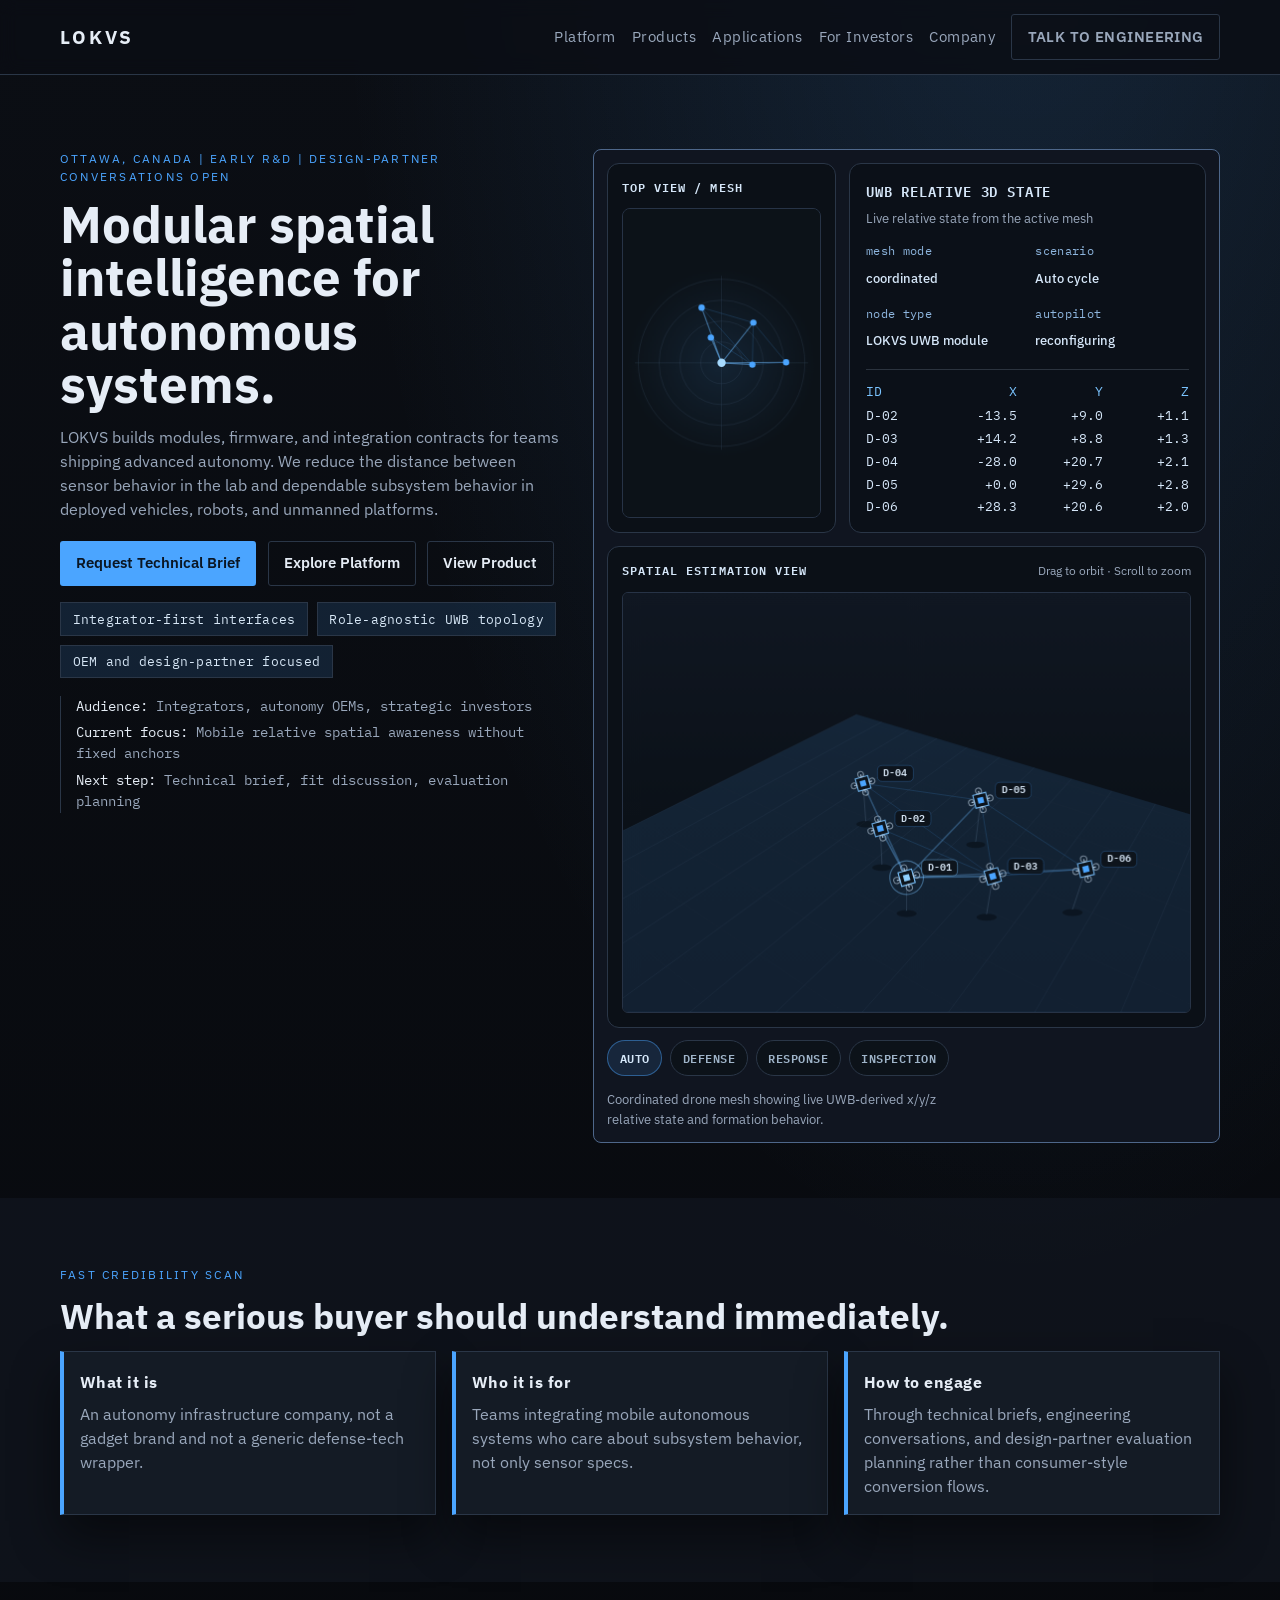
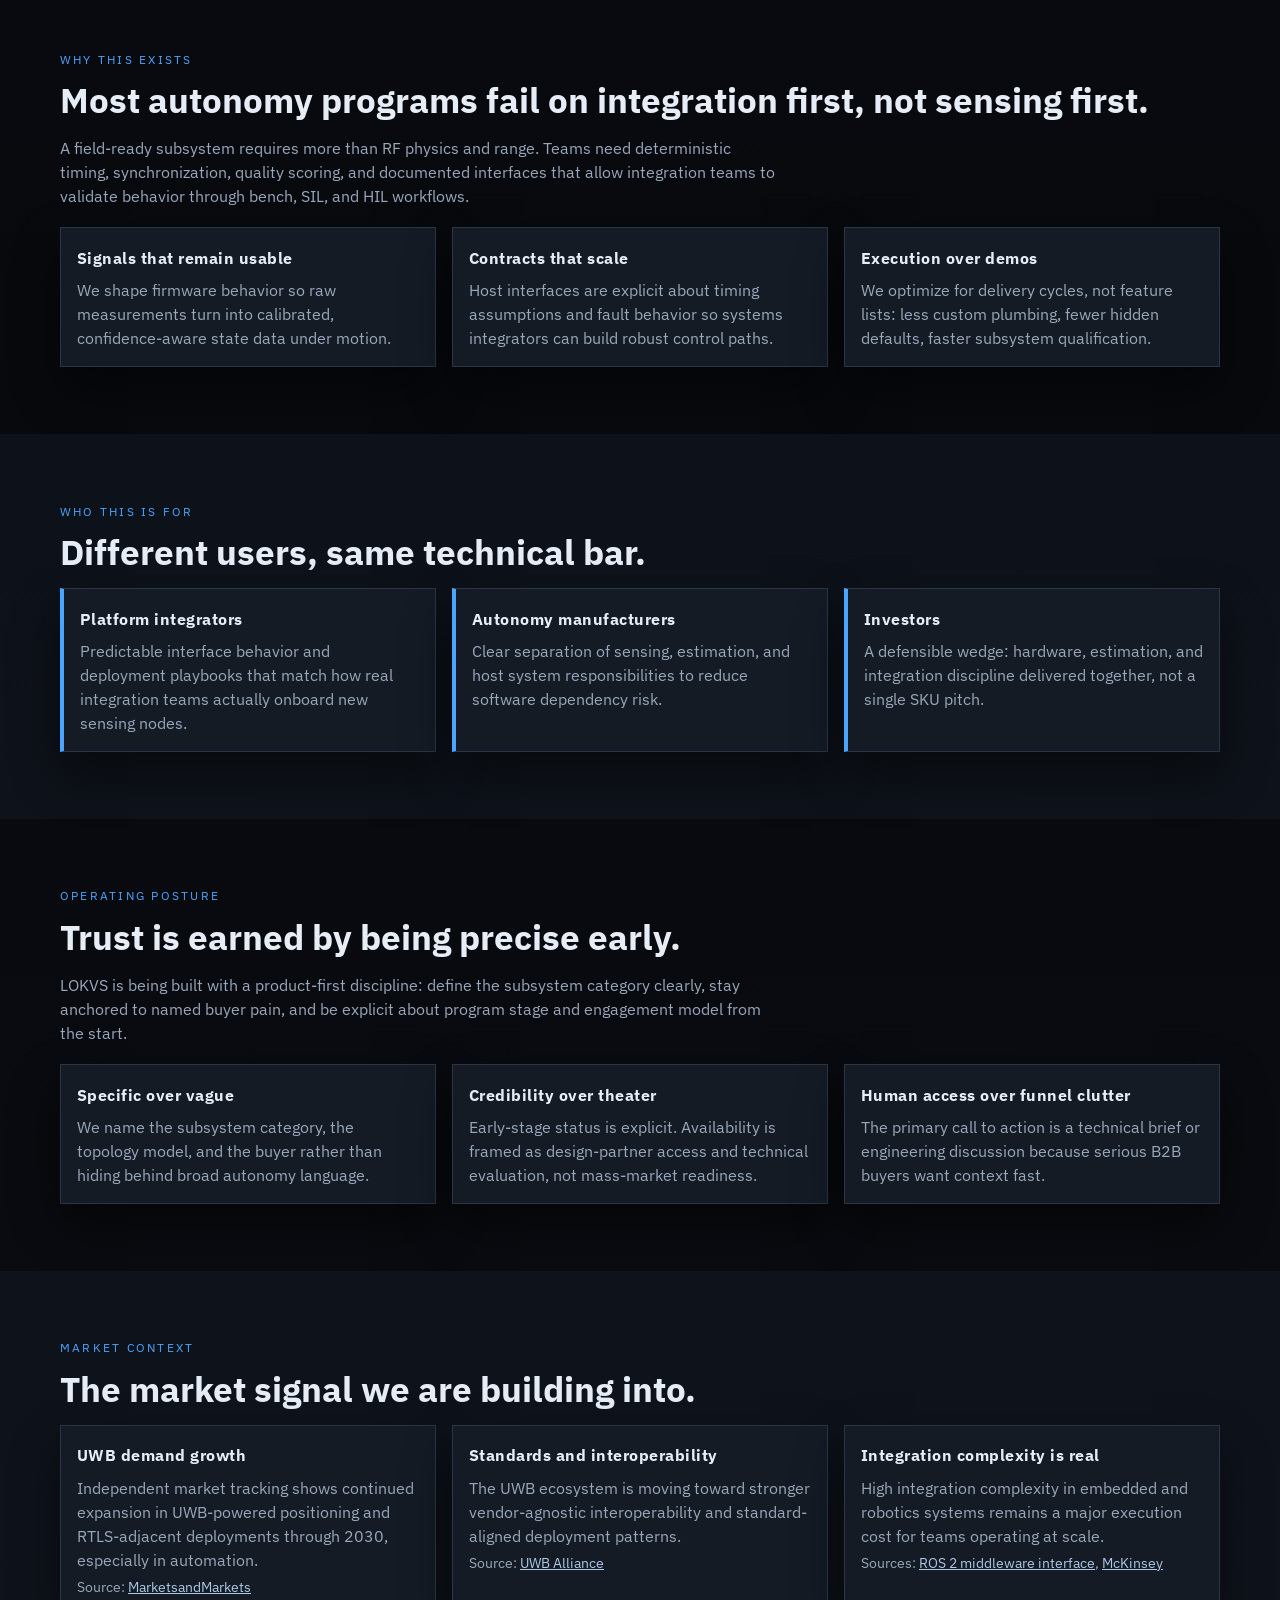
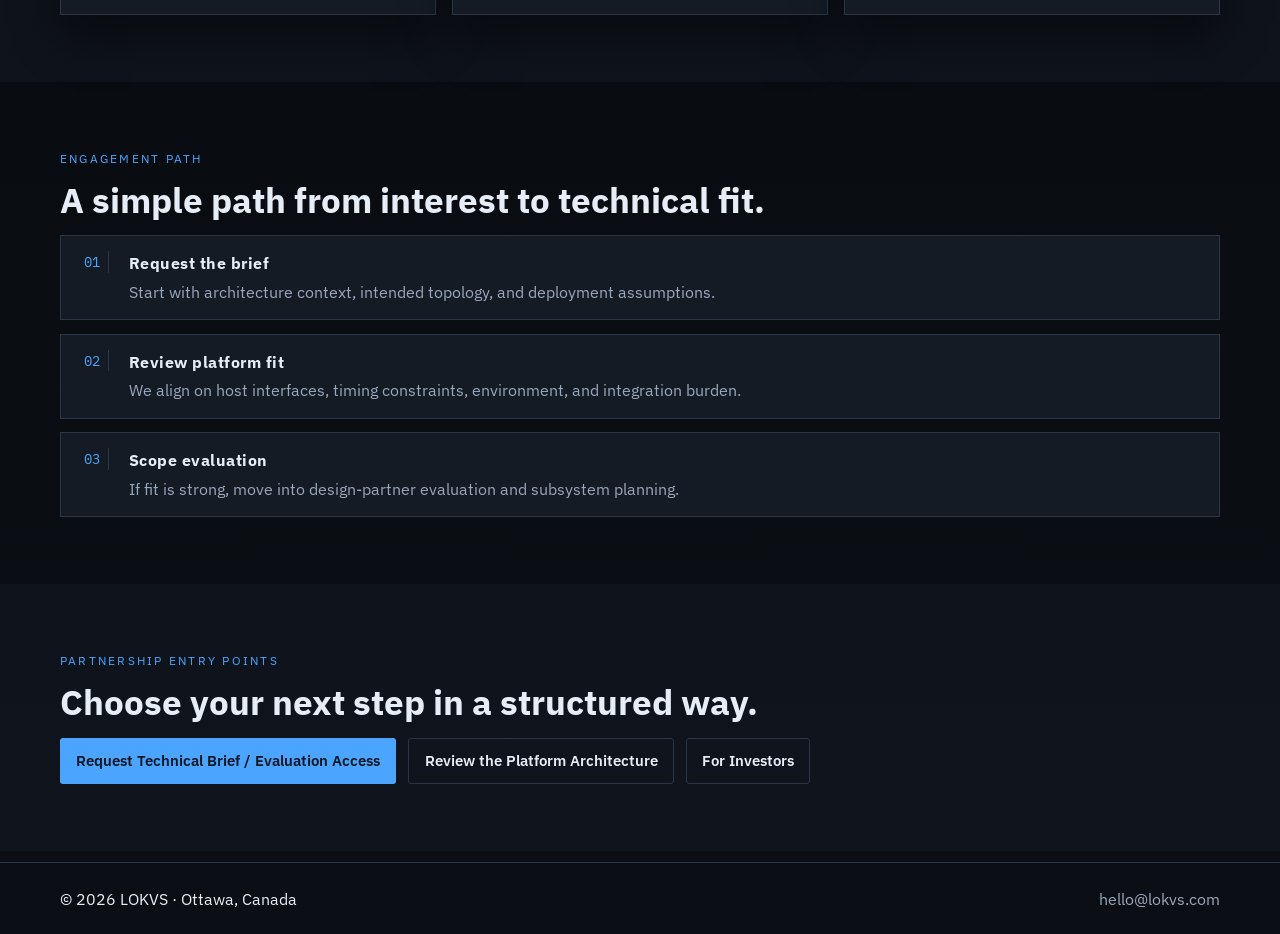
<file: index.html>
<!doctype html>
<html lang="en">
  <head>
    <meta charset="UTF-8" />
    <meta name="viewport" content="width=device-width, initial-scale=1, viewport-fit=cover" />
    <meta name="theme-color" content="#0b0e14" />
    <title>LOKVS | Modular spatial intelligence for autonomous systems</title>
    <meta
      name="description"
      content="LOKVS is an Ottawa-based autonomy infrastructure company building integration-ready sensing modules, embedded firmware, and subsystem interfaces for robotics, defense, and unmanned systems."
    />
    <link rel="preconnect" href="https://fonts.googleapis.com" />
    <link rel="preconnect" href="https://fonts.gstatic.com" crossorigin="anonymous" />
    <link
      href="https://fonts.googleapis.com/css2?family=IBM+Plex+Sans:wght@400;500;600;700&family=IBM+Plex+Mono:wght@400;500;700&display=swap"
      rel="stylesheet"
    />
    <link rel="stylesheet" href="styles.css" />
    <link rel="stylesheet" href="mobile-fixes.css" />
  </head>
  <body>
    <header class="site-header">
      <div class="container nav-wrap">
        <a class="brand" href="index.html">LOKVS</a>
        <button class="nav-toggle" type="button" aria-expanded="false" aria-controls="primary-navigation" aria-label="Open navigation">
          <span></span>
          <span></span>
        </button>
        <nav class="main-nav" id="primary-navigation" aria-label="Primary navigation">
          <a href="technology.html">Platform</a>
          <a href="products.html">Products</a>
          <a href="applications.html">Applications</a>
          <a href="investors.html">For Investors</a>
          <a href="company.html">Company</a>
          <a href="contact.html" class="btn btn-small">Talk to Engineering</a>
        </nav>
      </div>
    </header>

    <main>
      <section class="section section-tight hero reveal">
        <div class="container hero-grid">
          <div class="hero-copy">
            <p class="kicker">Ottawa, Canada | Early R&amp;D | Design-partner conversations open</p>
            <h1>Modular spatial intelligence for autonomous systems.</h1>
            <p class="lead">
              LOKVS builds modules, firmware, and integration contracts for teams shipping advanced autonomy.
              We reduce the distance between sensor behavior in the lab and dependable subsystem behavior in
              deployed vehicles, robots, and unmanned platforms.
            </p>
            <div class="hero-actions">
              <a href="contact.html" class="btn btn-primary">Request Technical Brief</a>
              <a href="technology.html" class="btn btn-secondary">Explore Platform</a>
              <a href="products.html" class="btn btn-secondary">View Product</a>
            </div>
            <div class="classifier-row" aria-label="Company and buyer signals">
              <span class="classifier">Integrator-first interfaces</span>
              <span class="classifier">Role-agnostic UWB topology</span>
              <span class="classifier">OEM and design-partner focused</span>
            </div>
            <ul class="hero-metrics" aria-label="Company status">
              <li><span>Audience:</span> Integrators, autonomy OEMs, strategic investors</li>
              <li><span>Current focus:</span> Mobile relative spatial awareness without fixed anchors</li>
              <li><span>Next step:</span> Technical brief, fit discussion, evaluation planning</li>
            </ul>
          </div>
          <figure class="hero-visual">
            <div class="simulation-grid">
              <section class="sim-top-panel" aria-label="Top view relative mesh">
                <div class="sim-panel-header">
                  <p class="sim-panel-label">Top view / mesh</p>
                </div>
                <canvas id="meshOverviewCanvas" width="220" height="180" aria-label="Top view of relative drone mesh"></canvas>
              </section>
              <div class="telemetry-panel" aria-label="UWB relative 3D state">
                <div class="telemetry-header">
                  <p class="telemetry-title">UWB RELATIVE 3D STATE</p>
                  <p class="telemetry-subtitle">Live relative state from the active mesh</p>
                </div>
                <div class="telemetry-meta">
                  <div class="telemetry-meta-item">
                    <span>mesh mode</span>
                    <strong data-telemetry-mesh-mode>coordinated</strong>
                  </div>
                  <div class="telemetry-meta-item">
                    <span>scenario</span>
                    <strong data-telemetry-scenario>auto cycle</strong>
                  </div>
                  <div class="telemetry-meta-item">
                    <span>node type</span>
                    <strong data-telemetry-node-type>LOKVS UWB module</strong>
                  </div>
                  <div class="telemetry-meta-item">
                    <span>autopilot</span>
                    <strong data-telemetry-autopilot>adaptive</strong>
                  </div>
                </div>
                <div class="telemetry-table" role="table" aria-label="Relative position table">
                  <div class="telemetry-row telemetry-row-head" role="row">
                    <span role="columnheader">ID</span>
                    <span role="columnheader">X</span>
                    <span role="columnheader">Y</span>
                    <span role="columnheader">Z</span>
                  </div>
                  <div class="telemetry-row" role="row" data-telemetry-row="D-02">
                    <span role="cell">D-02</span>
                    <span role="cell" data-axis="x">-13.7</span>
                    <span role="cell" data-axis="y">+5.8</span>
                    <span role="cell" data-axis="z">+0.6</span>
                  </div>
                  <div class="telemetry-row" role="row" data-telemetry-row="D-03">
                    <span role="cell">D-03</span>
                    <span role="cell" data-axis="x">+39.6</span>
                    <span role="cell" data-axis="y">+5.9</span>
                    <span role="cell" data-axis="z">+0.7</span>
                  </div>
                  <div class="telemetry-row" role="row" data-telemetry-row="D-04">
                    <span role="cell">D-04</span>
                    <span role="cell" data-axis="x">-2.0</span>
                    <span role="cell" data-axis="y">+16.1</span>
                    <span role="cell" data-axis="z">+3.4</span>
                  </div>
                  <div class="telemetry-row" role="row" data-telemetry-row="D-05">
                    <span role="cell">D-05</span>
                    <span role="cell" data-axis="x">-18.3</span>
                    <span role="cell" data-axis="y">+30.0</span>
                    <span role="cell" data-axis="z">+1.8</span>
                  </div>
                  <div class="telemetry-row" role="row" data-telemetry-row="D-06">
                    <span role="cell">D-06</span>
                    <span role="cell" data-axis="x">+20.8</span>
                    <span role="cell" data-axis="y">+29.4</span>
                    <span role="cell" data-axis="z">+1.8</span>
                  </div>
                </div>
              </div>
              <section class="sim-main-panel" aria-label="Interactive spatial simulation">
                <div class="sim-panel-header">
                  <p class="sim-panel-label">Spatial estimation view</p>
                  <p class="sim-panel-hint">Drag to orbit · Scroll to zoom</p>
                </div>
                <canvas id="topologyCanvas" width="640" height="360" aria-label="Coordinated drone mesh with live UWB relative positioning"></canvas>
              </section>
            </div>
            <div class="formation-selector" role="group" aria-label="Formation selector">
              <button type="button" class="formation-chip is-active" data-formation="auto" aria-pressed="true">Auto</button>
              <button type="button" class="formation-chip" data-formation="perimeter" aria-pressed="false">Defense</button>
              <button type="button" class="formation-chip" data-formation="response" aria-pressed="false">Response</button>
              <button type="button" class="formation-chip" data-formation="inspection" aria-pressed="false">Inspection</button>
            </div>
            <figcaption>Coordinated drone mesh showing live UWB-derived x/y/z relative state and formation behavior.</figcaption>
          </figure>
        </div>
      </section>

      <section class="section section-muted reveal">
        <div class="container">
          <p class="kicker">Fast credibility scan</p>
          <h2>What a serious buyer should understand immediately.</h2>
          <div class="panel-grid three-col">
            <article class="panel panel-bordered">
              <h3>What it is</h3>
              <p>An autonomy infrastructure company, not a gadget brand and not a generic defense-tech wrapper.</p>
            </article>
            <article class="panel panel-bordered">
              <h3>Who it is for</h3>
              <p>Teams integrating mobile autonomous systems who care about subsystem behavior, not only sensor specs.</p>
            </article>
            <article class="panel panel-bordered">
              <h3>How to engage</h3>
              <p>Through technical briefs, engineering conversations, and design-partner evaluation planning rather than consumer-style conversion flows.</p>
            </article>
          </div>
        </div>
      </section>

      <section class="section reveal">
        <div class="container">
          <p class="kicker">Why this exists</p>
          <h2>Most autonomy programs fail on integration first, not sensing first.</h2>
          <p class="section-text">
            A field-ready subsystem requires more than RF physics and range. Teams need deterministic timing,
            synchronization, quality scoring, and documented interfaces that allow integration teams to validate behavior
            through bench, SIL, and HIL workflows.
          </p>
          <div class="panel-grid">
            <article class="panel">
              <h3>Signals that remain usable</h3>
              <p>We shape firmware behavior so raw measurements turn into calibrated, confidence-aware state data under motion.</p>
            </article>
            <article class="panel">
              <h3>Contracts that scale</h3>
              <p>Host interfaces are explicit about timing assumptions and fault behavior so systems integrators can build robust control paths.</p>
            </article>
            <article class="panel">
              <h3>Execution over demos</h3>
              <p>We optimize for delivery cycles, not feature lists: less custom plumbing, fewer hidden defaults, faster subsystem qualification.</p>
            </article>
          </div>
        </div>
      </section>

      <section class="section section-muted reveal">
        <div class="container">
          <p class="kicker">Who this is for</p>
          <h2>Different users, same technical bar.</h2>
          <div class="panel-grid three-col">
            <article class="panel panel-bordered">
              <h3>Platform integrators</h3>
              <p>Predictable interface behavior and deployment playbooks that match how real integration teams actually onboard new sensing nodes.</p>
            </article>
            <article class="panel panel-bordered">
              <h3>Autonomy manufacturers</h3>
              <p>Clear separation of sensing, estimation, and host system responsibilities to reduce software dependency risk.</p>
            </article>
            <article class="panel panel-bordered">
              <h3>Investors</h3>
              <p>A defensible wedge: hardware, estimation, and integration discipline delivered together, not a single SKU pitch.</p>
            </article>
          </div>
        </div>
      </section>

      <section class="section reveal">
        <div class="container">
          <p class="kicker">Operating posture</p>
          <h2>Trust is earned by being precise early.</h2>
          <p class="section-text">
            LOKVS is being built with a product-first discipline: define the subsystem category clearly, stay anchored
            to named buyer pain, and be explicit about program stage and engagement model from the start.
          </p>
          <div class="panel-grid">
            <article class="panel">
              <h3>Specific over vague</h3>
              <p>We name the subsystem category, the topology model, and the buyer rather than hiding behind broad autonomy language.</p>
            </article>
            <article class="panel">
              <h3>Credibility over theater</h3>
              <p>Early-stage status is explicit. Availability is framed as design-partner access and technical evaluation, not mass-market readiness.</p>
            </article>
            <article class="panel">
              <h3>Human access over funnel clutter</h3>
              <p>The primary call to action is a technical brief or engineering discussion because serious B2B buyers want context fast.</p>
            </article>
          </div>
        </div>
      </section>

      <section class="section section-muted reveal">
        <div class="container">
          <p class="kicker">Market context</p>
          <h2>The market signal we are building into.</h2>
          <div class="insight-grid">
            <article class="panel">
              <h3>UWB demand growth</h3>
              <p>Independent market tracking shows continued expansion in UWB-powered positioning and RTLS-adjacent deployments through 2030, especially in automation.</p>
              <p class="meta-note">
                Source:
                <a href="https://www.marketsandmarkets.com/Market-Reports/ultra-wideband-market-200905786.html" target="_blank" rel="noopener noreferrer">MarketsandMarkets</a>
              </p>
            </article>
            <article class="panel">
              <h3>Standards and interoperability</h3>
              <p>The UWB ecosystem is moving toward stronger vendor-agnostic interoperability and standard-aligned deployment patterns.</p>
              <p class="meta-note">
                Source:
                <a href="https://uwballiance.org/" target="_blank" rel="noopener noreferrer">UWB Alliance</a>
              </p>
            </article>
            <article class="panel">
              <h3>Integration complexity is real</h3>
              <p>High integration complexity in embedded and robotics systems remains a major execution cost for teams operating at scale.</p>
              <p class="meta-note">
                Sources:
                <a href="https://docs.ros.org/en/rolling/Concepts/Advanced/About-Middleware-Implementations.html" target="_blank" rel="noopener noreferrer">ROS 2 middleware interface</a>,
                <a href="https://www.mckinsey.com/industries/industrials-and-electronics/our-insights/cracking-the-complexity-code-in-embedded-systems-development" target="_blank" rel="noopener noreferrer">McKinsey</a>
              </p>
            </article>
          </div>
        </div>
      </section>

      <section class="section reveal">
        <div class="container">
          <p class="kicker">Engagement path</p>
          <h2>A simple path from interest to technical fit.</h2>
          <div class="stack-track">
            <article class="stack-step">
              <p class="index-tag">01</p>
              <div class="stack-step-content">
                <h3>Request the brief</h3>
                <p>Start with architecture context, intended topology, and deployment assumptions.</p>
              </div>
            </article>
            <article class="stack-step">
              <p class="index-tag">02</p>
              <div class="stack-step-content">
                <h3>Review platform fit</h3>
                <p>We align on host interfaces, timing constraints, environment, and integration burden.</p>
              </div>
            </article>
            <article class="stack-step">
              <p class="index-tag">03</p>
              <div class="stack-step-content">
                <h3>Scope evaluation</h3>
                <p>If fit is strong, move into design-partner evaluation and subsystem planning.</p>
              </div>
            </article>
          </div>
        </div>
      </section>

      <section class="section section-muted reveal">
        <div class="container">
          <p class="kicker">Partnership entry points</p>
          <h2>Choose your next step in a structured way.</h2>
          <div class="cta-row">
            <a class="btn btn-primary" href="contact.html">Request Technical Brief / Evaluation Access</a>
            <a class="btn btn-secondary" href="technology.html">Review the Platform Architecture</a>
            <a class="btn btn-secondary" href="investors.html">For Investors</a>
          </div>
        </div>
      </section>
    </main>

    <footer class="site-footer">
      <div class="container footer-inner">
        <p>© <span id="year"></span> LOKVS · Ottawa, Canada</p>
        <a href="mailto:hello@lokvs.com">hello@lokvs.com</a>
      </div>
    </footer>

    <script src="script.js"></script>
  </body>
</html>
</file>
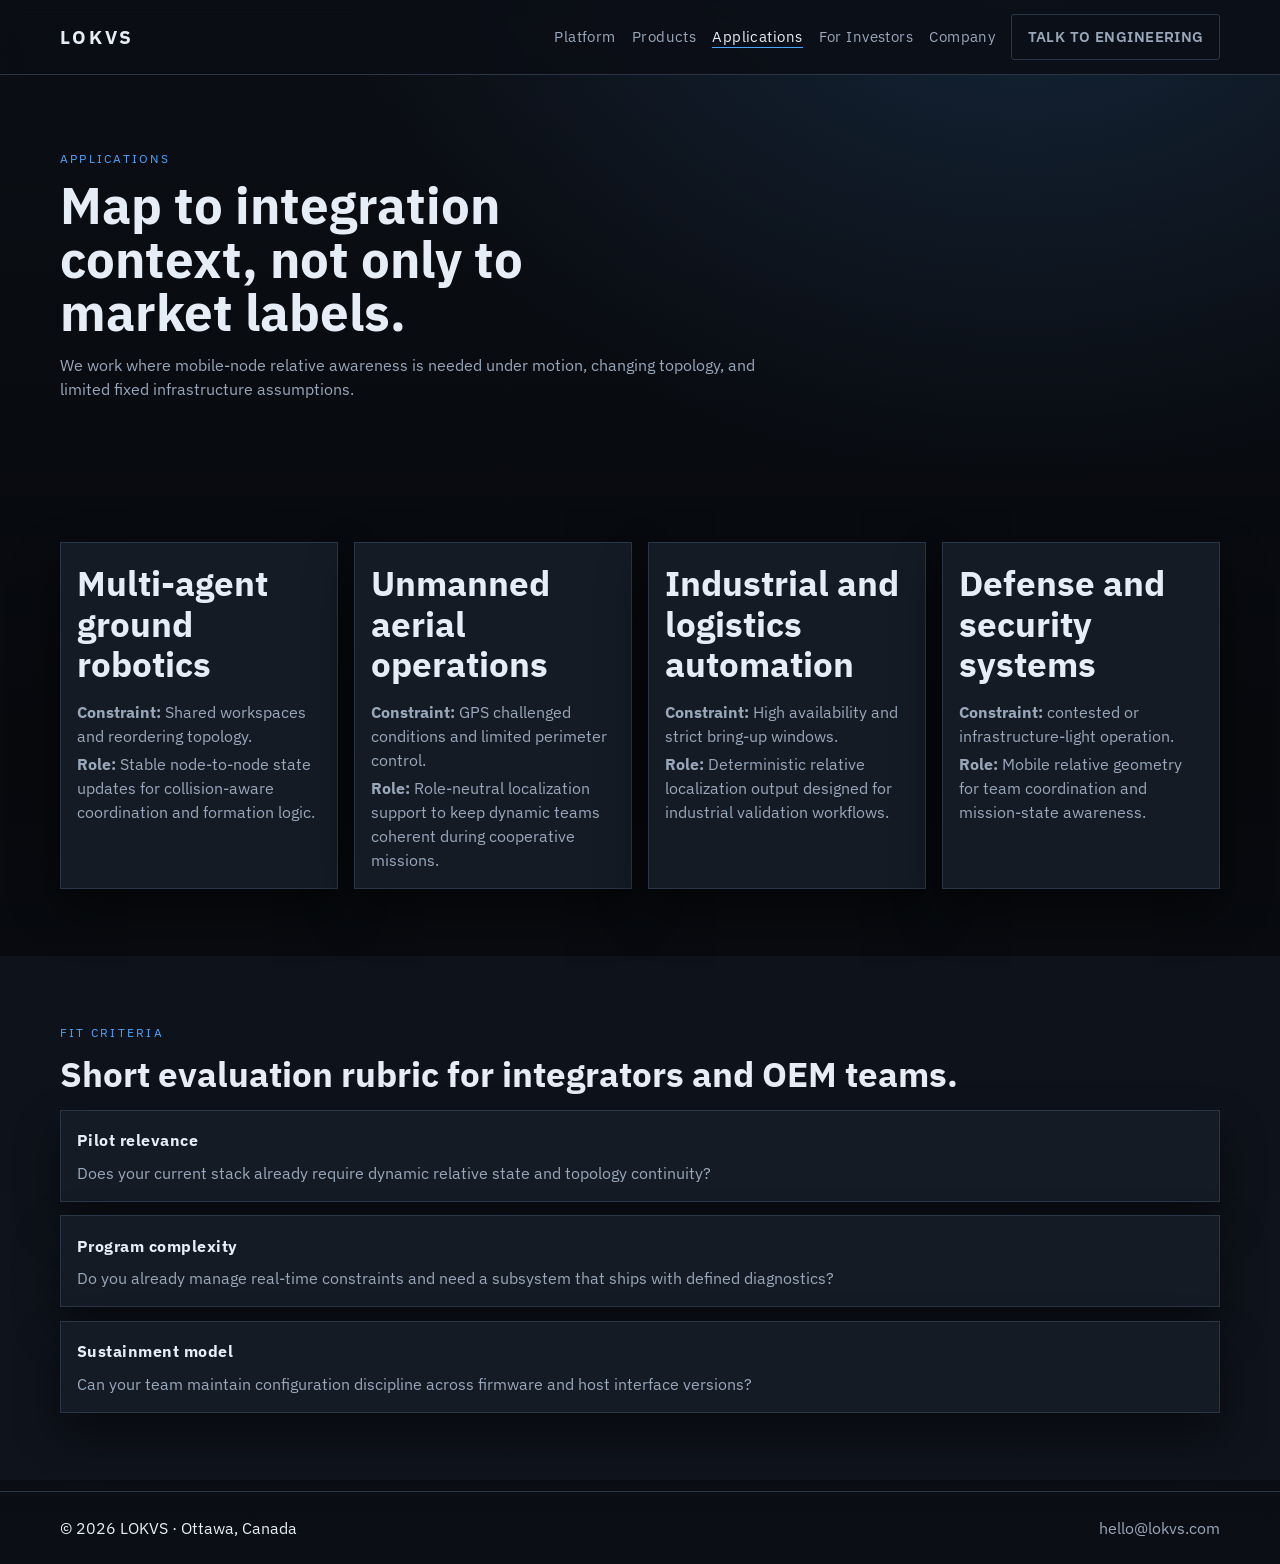
<file: applications.html>
<!doctype html>
<html lang="en">
  <head>
    <meta charset="UTF-8" />
    <meta name="viewport" content="width=device-width, initial-scale=1, viewport-fit=cover" />
    <meta name="theme-color" content="#0b0e14" />
    <title>LOKVS Applications | Autonomy integration contexts</title>
    <meta
      name="description"
      content="LOKVS application contexts by integration need, operational constraints, and topology behavior."
    />
    <link rel="preconnect" href="https://fonts.googleapis.com" />
    <link rel="preconnect" href="https://fonts.gstatic.com" crossorigin="anonymous" />
    <link
      href="https://fonts.googleapis.com/css2?family=IBM+Plex+Sans:wght@400;500;600;700&family=IBM+Plex+Mono:wght@400;500;700&display=swap"
      rel="stylesheet"
    />
    <link rel="stylesheet" href="styles.css" />
    <link rel="stylesheet" href="mobile-fixes.css" />
  </head>
  <body>
    <header class="site-header">
      <div class="container nav-wrap">
        <a class="brand" href="index.html">LOKVS</a>
        <button class="nav-toggle" type="button" aria-expanded="false" aria-controls="primary-navigation" aria-label="Open navigation">
          <span></span>
          <span></span>
        </button>
        <nav class="main-nav" id="primary-navigation" aria-label="Primary navigation">
          <a href="technology.html">Platform</a>
          <a href="products.html">Products</a>
          <a href="applications.html">Applications</a>
          <a href="investors.html">For Investors</a>
          <a href="company.html">Company</a>
          <a href="contact.html" class="btn btn-small">Talk to Engineering</a>
        </nav>
      </div>
    </header>

    <main>
      <section class="section section-tight page-hero">
        <div class="container">
          <p class="kicker">Applications</p>
          <h1>Map to integration context, not only to market labels.</h1>
          <p class="section-text">
            We work where mobile-node relative awareness is needed under motion, changing topology, and limited fixed
            infrastructure assumptions.
          </p>
        </div>
      </section>

      <section class="section">
        <div class="container application-grid">
          <article class="panel">
            <h2>Multi-agent ground robotics</h2>
            <p><strong>Constraint:</strong> Shared workspaces and reordering topology.</p>
            <p><strong>Role:</strong> Stable node-to-node state updates for collision-aware coordination and formation logic.</p>
          </article>
          <article class="panel">
            <h2>Unmanned aerial operations</h2>
            <p><strong>Constraint:</strong> GPS challenged conditions and limited perimeter control.</p>
            <p><strong>Role:</strong> Role-neutral localization support to keep dynamic teams coherent during cooperative missions.</p>
          </article>
          <article class="panel">
            <h2>Industrial and logistics automation</h2>
            <p><strong>Constraint:</strong> High availability and strict bring-up windows.</p>
            <p><strong>Role:</strong> Deterministic relative localization output designed for industrial validation workflows.</p>
          </article>
          <article class="panel">
            <h2>Defense and security systems</h2>
            <p><strong>Constraint:</strong> contested or infrastructure-light operation.</p>
            <p><strong>Role:</strong> Mobile relative geometry for team coordination and mission-state awareness.</p>
          </article>
        </div>
      </section>

      <section class="section section-muted">
        <div class="container">
          <p class="kicker">Fit criteria</p>
          <h2>Short evaluation rubric for integrators and OEM teams.</h2>
          <div class="stack-track">
            <article class="panel">
              <h3>Pilot relevance</h3>
              <p>Does your current stack already require dynamic relative state and topology continuity?</p>
            </article>
            <article class="panel">
              <h3>Program complexity</h3>
              <p>Do you already manage real-time constraints and need a subsystem that ships with defined diagnostics?</p>
            </article>
            <article class="panel">
              <h3>Sustainment model</h3>
              <p>Can your team maintain configuration discipline across firmware and host interface versions?</p>
            </article>
          </div>
        </div>
      </section>
    </main>

    <footer class="site-footer">
      <div class="container footer-inner">
        <p>© <span id="year"></span> LOKVS · Ottawa, Canada</p>
        <a href="mailto:hello@lokvs.com">hello@lokvs.com</a>
      </div>
    </footer>

    <script src="script.js"></script>
  </body>
</html>
</file>
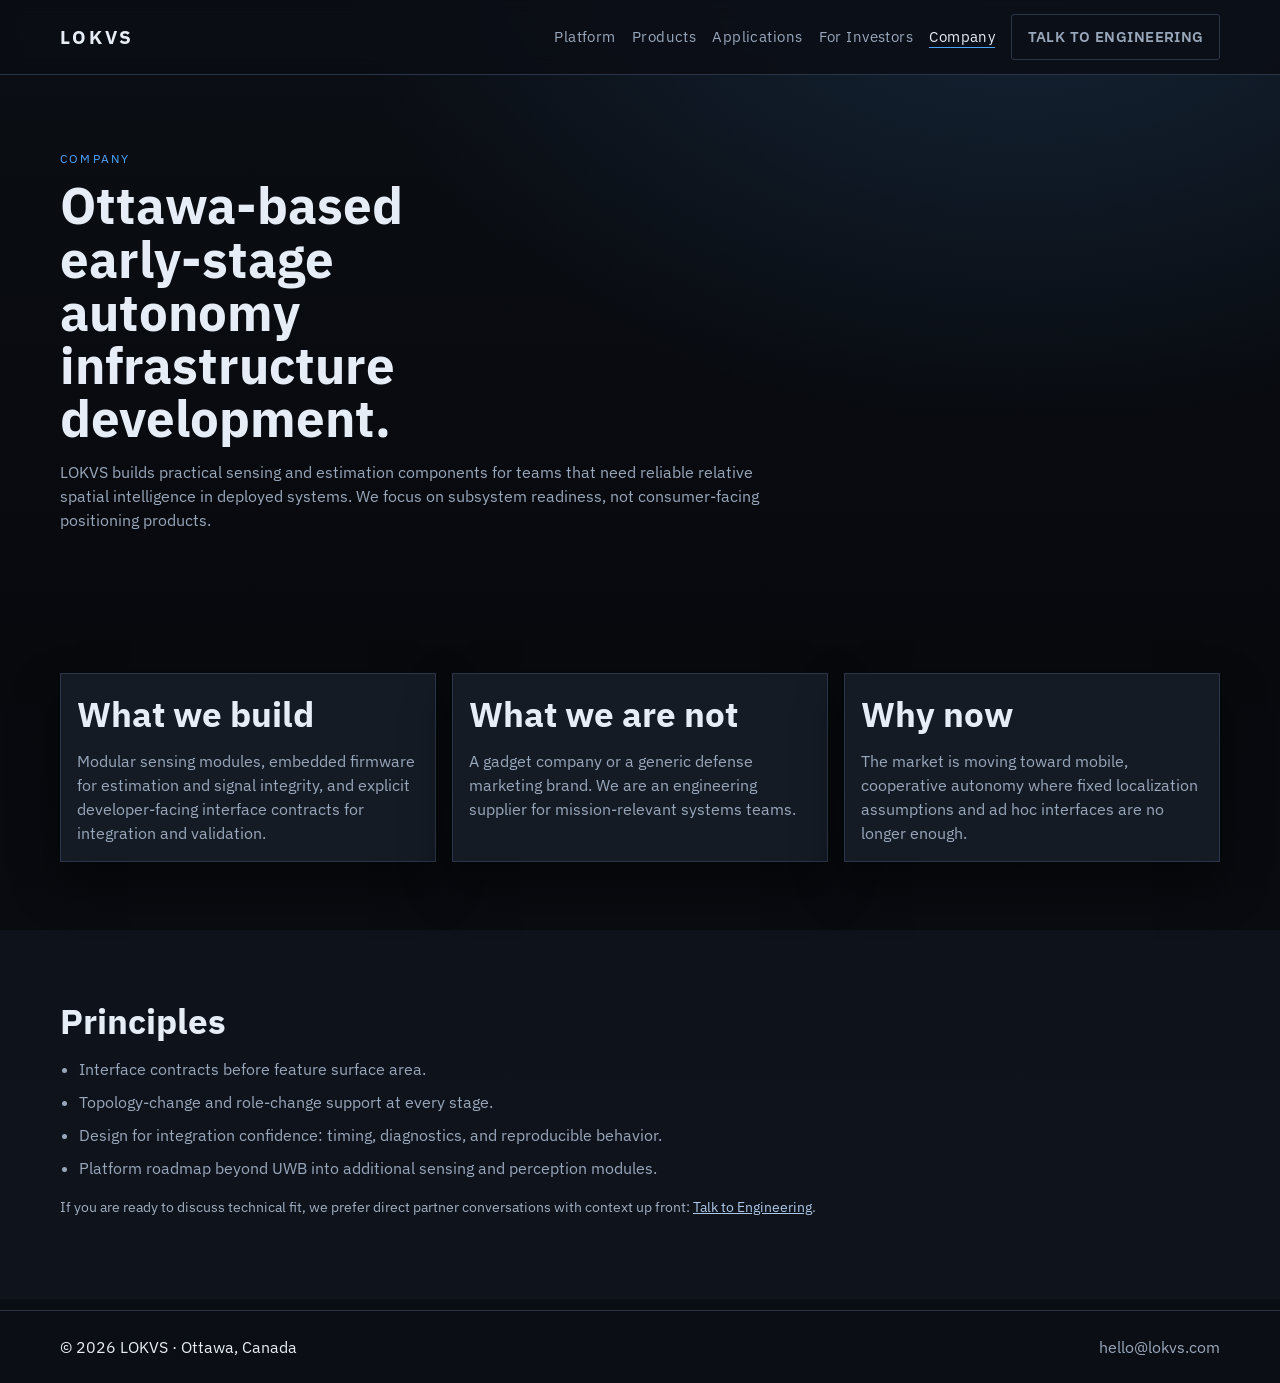
<file: company.html>
<!doctype html>
<html lang="en">
  <head>
    <meta charset="UTF-8" />
    <meta name="viewport" content="width=device-width, initial-scale=1, viewport-fit=cover" />
    <meta name="theme-color" content="#0b0e14" />
    <title>LOKVS Company | Ottawa-based autonomy infrastructure</title>
    <meta
      name="description"
      content="LOKVS is a Canadian early-stage company building autonomy infrastructure for robots, unmanned systems, and platform manufacturers."
    />
    <link rel="preconnect" href="https://fonts.googleapis.com" />
    <link rel="preconnect" href="https://fonts.gstatic.com" crossorigin="anonymous" />
    <link
      href="https://fonts.googleapis.com/css2?family=IBM+Plex+Sans:wght@400;500;600;700&family=IBM+Plex+Mono:wght@400;500;700&display=swap"
      rel="stylesheet"
    />
    <link rel="stylesheet" href="styles.css" />
    <link rel="stylesheet" href="mobile-fixes.css" />
  </head>
  <body>
    <header class="site-header">
      <div class="container nav-wrap">
        <a class="brand" href="index.html">LOKVS</a>
        <button class="nav-toggle" type="button" aria-expanded="false" aria-controls="primary-navigation" aria-label="Open navigation">
          <span></span>
          <span></span>
        </button>
        <nav class="main-nav" id="primary-navigation" aria-label="Primary navigation">
          <a href="technology.html">Platform</a>
          <a href="products.html">Products</a>
          <a href="applications.html">Applications</a>
          <a href="investors.html">For Investors</a>
          <a href="company.html">Company</a>
          <a href="contact.html" class="btn btn-small">Talk to Engineering</a>
        </nav>
      </div>
    </header>

    <main>
      <section class="section section-tight page-hero">
        <div class="container">
          <p class="kicker">Company</p>
          <h1>Ottawa-based early-stage autonomy infrastructure development.</h1>
          <p class="section-text">
            LOKVS builds practical sensing and estimation components for teams that need reliable relative spatial
            intelligence in deployed systems. We focus on subsystem readiness, not consumer-facing positioning products.
          </p>
        </div>
      </section>

      <section class="section">
        <div class="container panel-grid">
          <article class="panel">
            <h2>What we build</h2>
            <p>Modular sensing modules, embedded firmware for estimation and signal integrity, and explicit developer-facing
              interface contracts for integration and validation.</p>
          </article>
          <article class="panel">
            <h2>What we are not</h2>
            <p>A gadget company or a generic defense marketing brand. We are an engineering supplier for mission-relevant systems teams.</p>
          </article>
          <article class="panel">
            <h2>Why now</h2>
            <p>The market is moving toward mobile, cooperative autonomy where fixed localization assumptions and ad hoc interfaces are no longer enough.</p>
          </article>
        </div>
      </section>

      <section class="section section-muted">
        <div class="container">
          <h2>Principles</h2>
          <ul class="bullet-list">
            <li>Interface contracts before feature surface area.</li>
            <li>Topology-change and role-change support at every stage.</li>
            <li>Design for integration confidence: timing, diagnostics, and reproducible behavior.</li>
            <li>Platform roadmap beyond UWB into additional sensing and perception modules.</li>
          </ul>
          <p class="meta-note">
            If you are ready to discuss technical fit, we prefer direct partner conversations with context up front:
            <a href="contact.html">Talk to Engineering</a>.
          </p>
        </div>
      </section>
    </main>

    <footer class="site-footer">
      <div class="container footer-inner">
        <p>© <span id="year"></span> LOKVS · Ottawa, Canada</p>
        <a href="mailto:hello@lokvs.com">hello@lokvs.com</a>
      </div>
    </footer>

    <script src="script.js"></script>
  </body>
</html>
</file>
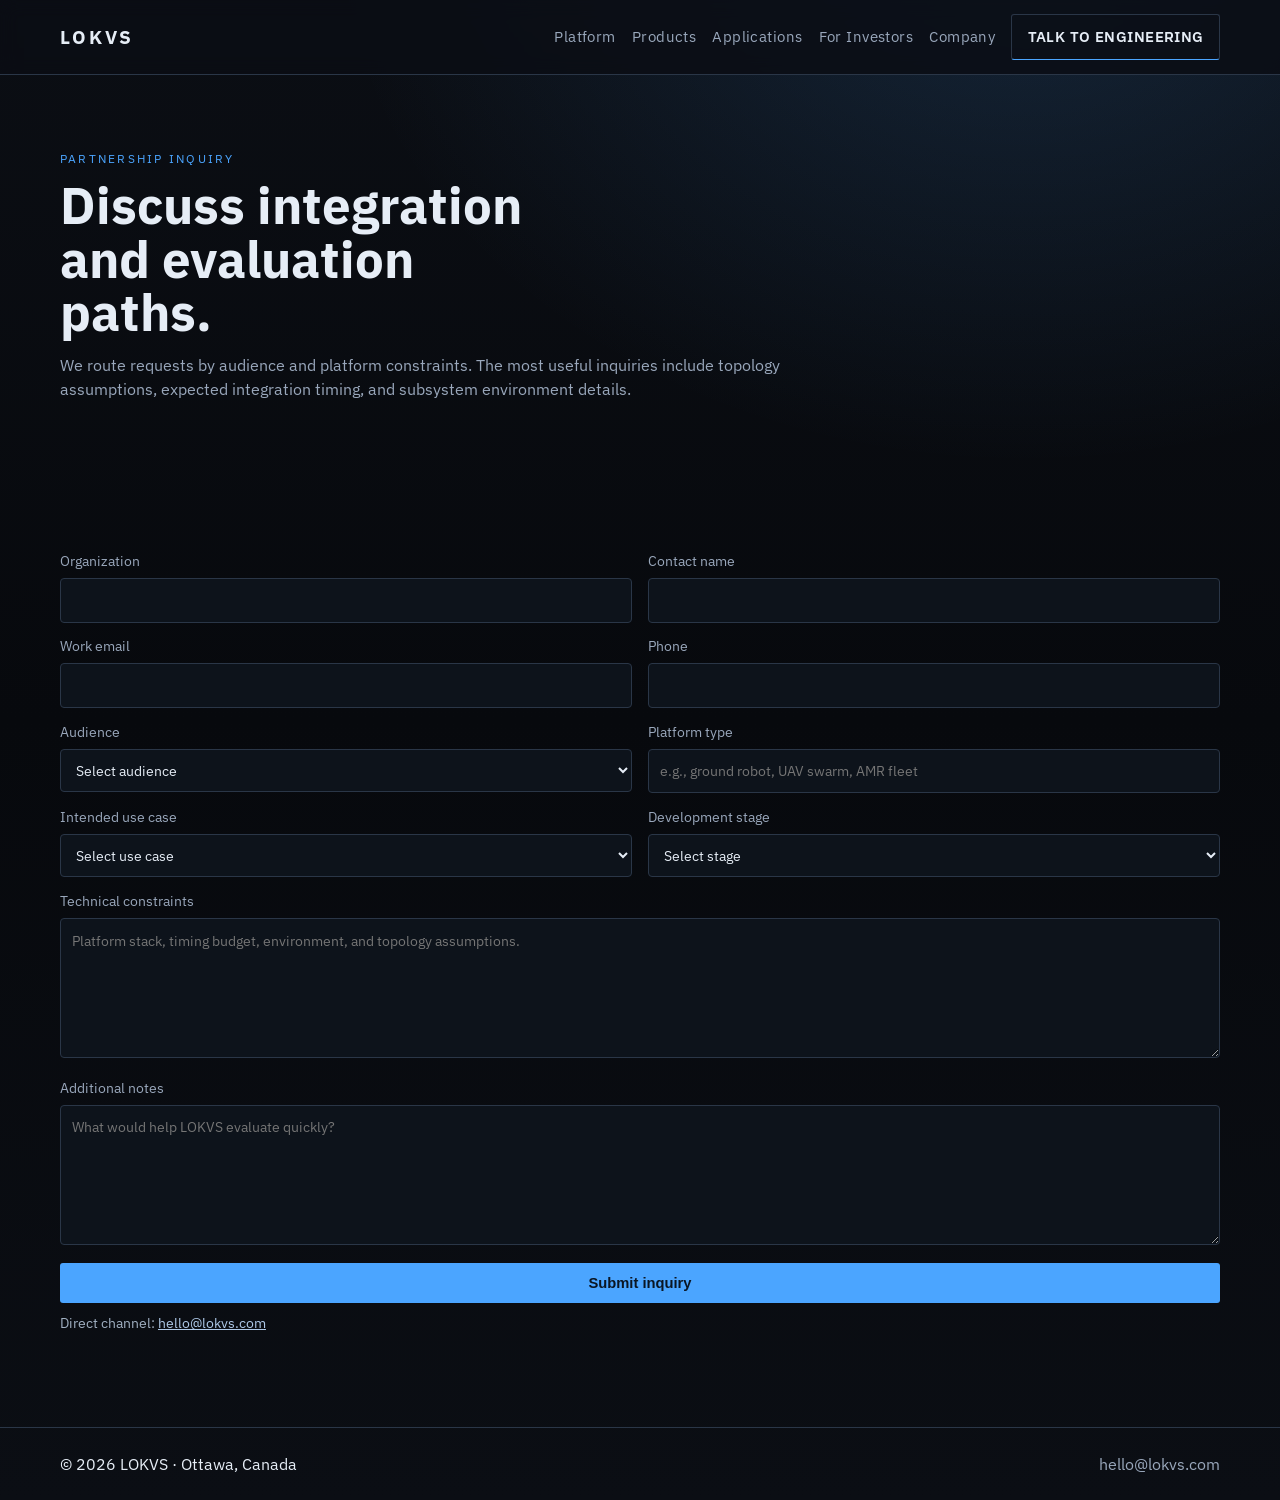
<file: contact.html>
<!doctype html>
<html lang="en">
  <head>
    <meta charset="UTF-8" />
    <meta name="viewport" content="width=device-width, initial-scale=1, viewport-fit=cover" />
    <meta name="theme-color" content="#0b0e14" />
    <title>LOKVS Contact | Technical Partner Inquiry</title>
    <meta
      name="description"
      content="Contact LOKVS for evaluation access, partner discussions, and technical integration planning."
    />
    <link rel="preconnect" href="https://fonts.googleapis.com" />
    <link rel="preconnect" href="https://fonts.gstatic.com" crossorigin="anonymous" />
    <link
      href="https://fonts.googleapis.com/css2?family=IBM+Plex+Sans:wght@400;500;600;700&family=IBM+Plex+Mono:wght@400;500;700&display=swap"
      rel="stylesheet"
    />
    <link rel="stylesheet" href="styles.css" />
    <link rel="stylesheet" href="mobile-fixes.css" />
  </head>
  <body>
    <header class="site-header">
      <div class="container nav-wrap">
        <a class="brand" href="index.html">LOKVS</a>
        <button class="nav-toggle" type="button" aria-expanded="false" aria-controls="primary-navigation" aria-label="Open navigation">
          <span></span>
          <span></span>
        </button>
        <nav class="main-nav" id="primary-navigation" aria-label="Primary navigation">
          <a href="technology.html">Platform</a>
          <a href="products.html">Products</a>
          <a href="applications.html">Applications</a>
          <a href="investors.html">For Investors</a>
          <a href="company.html">Company</a>
          <a href="contact.html" class="btn btn-small">Talk to Engineering</a>
        </nav>
      </div>
    </header>

    <main>
      <section class="section section-tight page-hero">
        <div class="container">
          <p class="kicker">Partnership inquiry</p>
          <h1>Discuss integration and evaluation paths.</h1>
          <p class="section-text">
            We route requests by audience and platform constraints. The most useful inquiries include topology assumptions,
            expected integration timing, and subsystem environment details.
          </p>
        </div>
      </section>

      <section class="section">
        <div class="container">
          <form class="contact-form" action="mailto:hello@lokvs.com" method="POST" enctype="text/plain" aria-label="Partnership inquiry form">
            <label>
              Organization
              <input type="text" name="organization" autocomplete="organization" required />
            </label>
            <label>
              Contact name
              <input type="text" name="name" autocomplete="name" required />
            </label>
            <label>
              Work email
              <input type="email" name="email" autocomplete="email" required />
            </label>
            <label>
              Phone
              <input type="tel" name="phone" autocomplete="tel" />
            </label>
            <label>
              Audience
              <select name="audience" required>
                <option value="">Select audience</option>
                <option value="integrator">Platform integrator</option>
                <option value="manufacturer">Autonomy manufacturer / OEM</option>
                <option value="investor">Investor / strategic partner</option>
                <option value="government">Government or test partner</option>
                <option value="other">Other</option>
              </select>
            </label>
            <label>
              Platform type
              <input type="text" name="platform" placeholder="e.g., ground robot, UAV swarm, AMR fleet" required />
            </label>
            <label>
              Intended use case
              <select name="useCase" required>
                <option value="">Select use case</option>
                <option value="positioning">Relative positioning</option>
                <option value="multi-agent">Multi-agent coordination</option>
                <option value="evaluation">Pilot evaluation</option>
                <option value="defense">Defense systems</option>
                <option value="industrial">Industrial autonomy</option>
              </select>
            </label>
            <label>
              Development stage
              <select name="stage" required>
                <option value="">Select stage</option>
                <option value="concept">Concept exploration</option>
                <option value="prototype">Prototype build</option>
                <option value="pilot">Pilot planning</option>
                <option value="preproduction">Pre-production / EVT</option>
              </select>
            </label>
            <label>
              Technical constraints
              <textarea rows="4" name="constraints" placeholder="Platform stack, timing budget, environment, and topology assumptions." required></textarea>
            </label>
            <label>
              Additional notes
              <textarea rows="4" name="notes" placeholder="What would help LOKVS evaluate quickly?"></textarea>
            </label>
            <button type="submit" class="btn btn-primary">Submit inquiry</button>
          </form>
          <p class="meta-note">
            Direct channel: <a href="mailto:hello@lokvs.com">hello@lokvs.com</a>
          </p>
        </div>
      </section>
    </main>

    <footer class="site-footer">
      <div class="container footer-inner">
        <p>© <span id="year"></span> LOKVS · Ottawa, Canada</p>
        <a href="mailto:hello@lokvs.com">hello@lokvs.com</a>
      </div>
    </footer>

    <script src="script.js"></script>
  </body>
</html>
</file>
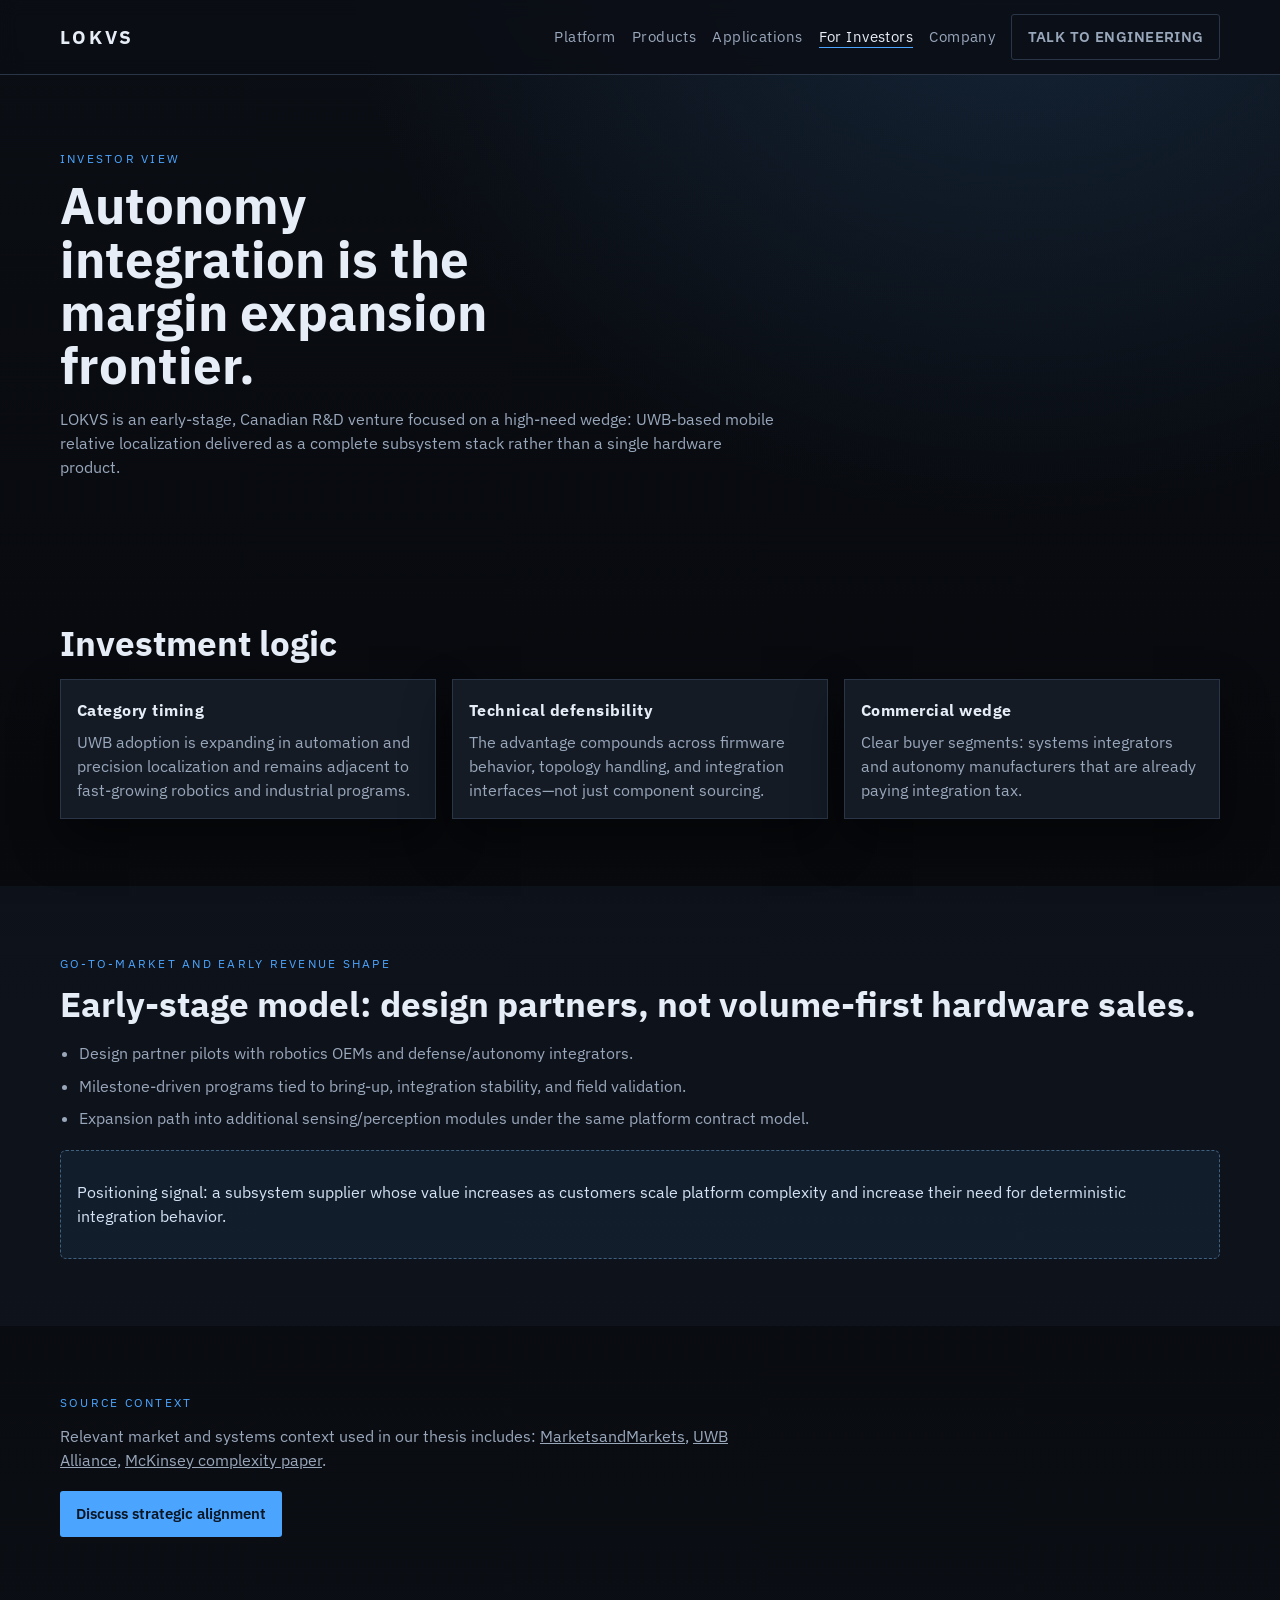
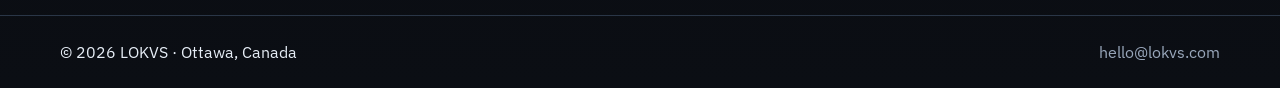
<file: investors.html>
<!doctype html>
<html lang="en">
  <head>
    <meta charset="UTF-8" />
    <meta name="viewport" content="width=device-width, initial-scale=1, viewport-fit=cover" />
    <meta name="theme-color" content="#0b0e14" />
    <title>LOKVS for Investors | Platform thesis</title>
    <meta
      name="description"
      content="LOKVS thesis for investors: platform-level autonomy infrastructure combining sensing hardware, firmware, and integration interfaces."
    />
    <link rel="preconnect" href="https://fonts.googleapis.com" />
    <link rel="preconnect" href="https://fonts.gstatic.com" crossorigin="anonymous" />
    <link
      href="https://fonts.googleapis.com/css2?family=IBM+Plex+Sans:wght@400;500;600;700&family=IBM+Plex+Mono:wght@400;500;700&display=swap"
      rel="stylesheet"
    />
    <link rel="stylesheet" href="styles.css" />
    <link rel="stylesheet" href="mobile-fixes.css" />
  </head>
  <body>
    <header class="site-header">
      <div class="container nav-wrap">
        <a class="brand" href="index.html">LOKVS</a>
        <button class="nav-toggle" type="button" aria-expanded="false" aria-controls="primary-navigation" aria-label="Open navigation">
          <span></span>
          <span></span>
        </button>
        <nav class="main-nav" id="primary-navigation" aria-label="Primary navigation">
          <a href="technology.html">Platform</a>
          <a href="products.html">Products</a>
          <a href="applications.html">Applications</a>
          <a href="investors.html">For Investors</a>
          <a href="company.html">Company</a>
          <a href="contact.html" class="btn btn-small">Talk to Engineering</a>
        </nav>
      </div>
    </header>

    <main>
      <section class="section section-tight page-hero">
        <div class="container">
          <p class="kicker">Investor view</p>
          <h1>Autonomy integration is the margin expansion frontier.</h1>
          <p class="section-text">
            LOKVS is an early-stage, Canadian R&amp;D venture focused on a high-need wedge: UWB-based mobile relative
            localization delivered as a complete subsystem stack rather than a single hardware product.
          </p>
        </div>
      </section>

      <section class="section">
        <div class="container">
          <h2>Investment logic</h2>
          <div class="panel-grid">
            <article class="panel">
              <h3>Category timing</h3>
              <p>UWB adoption is expanding in automation and precision localization and remains adjacent to fast-growing robotics and industrial programs.</p>
            </article>
            <article class="panel">
              <h3>Technical defensibility</h3>
              <p>The advantage compounds across firmware behavior, topology handling, and integration interfaces—not just component sourcing.</p>
            </article>
            <article class="panel">
              <h3>Commercial wedge</h3>
              <p>Clear buyer segments: systems integrators and autonomy manufacturers that are already paying integration tax.</p>
            </article>
          </div>
        </div>
      </section>

      <section class="section section-muted">
        <div class="container">
          <p class="kicker">Go-to-market and early revenue shape</p>
          <h2>Early-stage model: design partners, not volume-first hardware sales.</h2>
          <ul class="bullet-list">
            <li>Design partner pilots with robotics OEMs and defense/autonomy integrators.</li>
            <li>Milestone-driven programs tied to bring-up, integration stability, and field validation.</li>
            <li>Expansion path into additional sensing/perception modules under the same platform contract model.</li>
          </ul>
          <div class="callout">
            <p>
              Positioning signal: a subsystem supplier whose value increases as customers scale platform complexity and
              increase their need for deterministic integration behavior.
            </p>
          </div>
        </div>
      </section>

      <section class="section">
        <div class="container">
          <p class="kicker">Source context</p>
          <p class="section-text">
            Relevant market and systems context used in our thesis includes:
            <a href="https://www.marketsandmarkets.com/Market-Reports/ultra-wideband-market-200905786.html" target="_blank" rel="noopener noreferrer">MarketsandMarkets</a>,
            <a href="https://uwballiance.org/" target="_blank" rel="noopener noreferrer">UWB Alliance</a>,
            <a href="https://www.mckinsey.com/industries/industrials-and-electronics/our-insights/cracking-the-complexity-code-in-embedded-systems-development" target="_blank" rel="noopener noreferrer">McKinsey complexity paper</a>.
          </p>
          <a class="btn btn-primary inline" href="contact.html">Discuss strategic alignment</a>
        </div>
      </section>
    </main>

    <footer class="site-footer">
      <div class="container footer-inner">
        <p>© <span id="year"></span> LOKVS · Ottawa, Canada</p>
        <a href="mailto:hello@lokvs.com">hello@lokvs.com</a>
      </div>
    </footer>

    <script src="script.js"></script>
  </body>
</html>
</file>
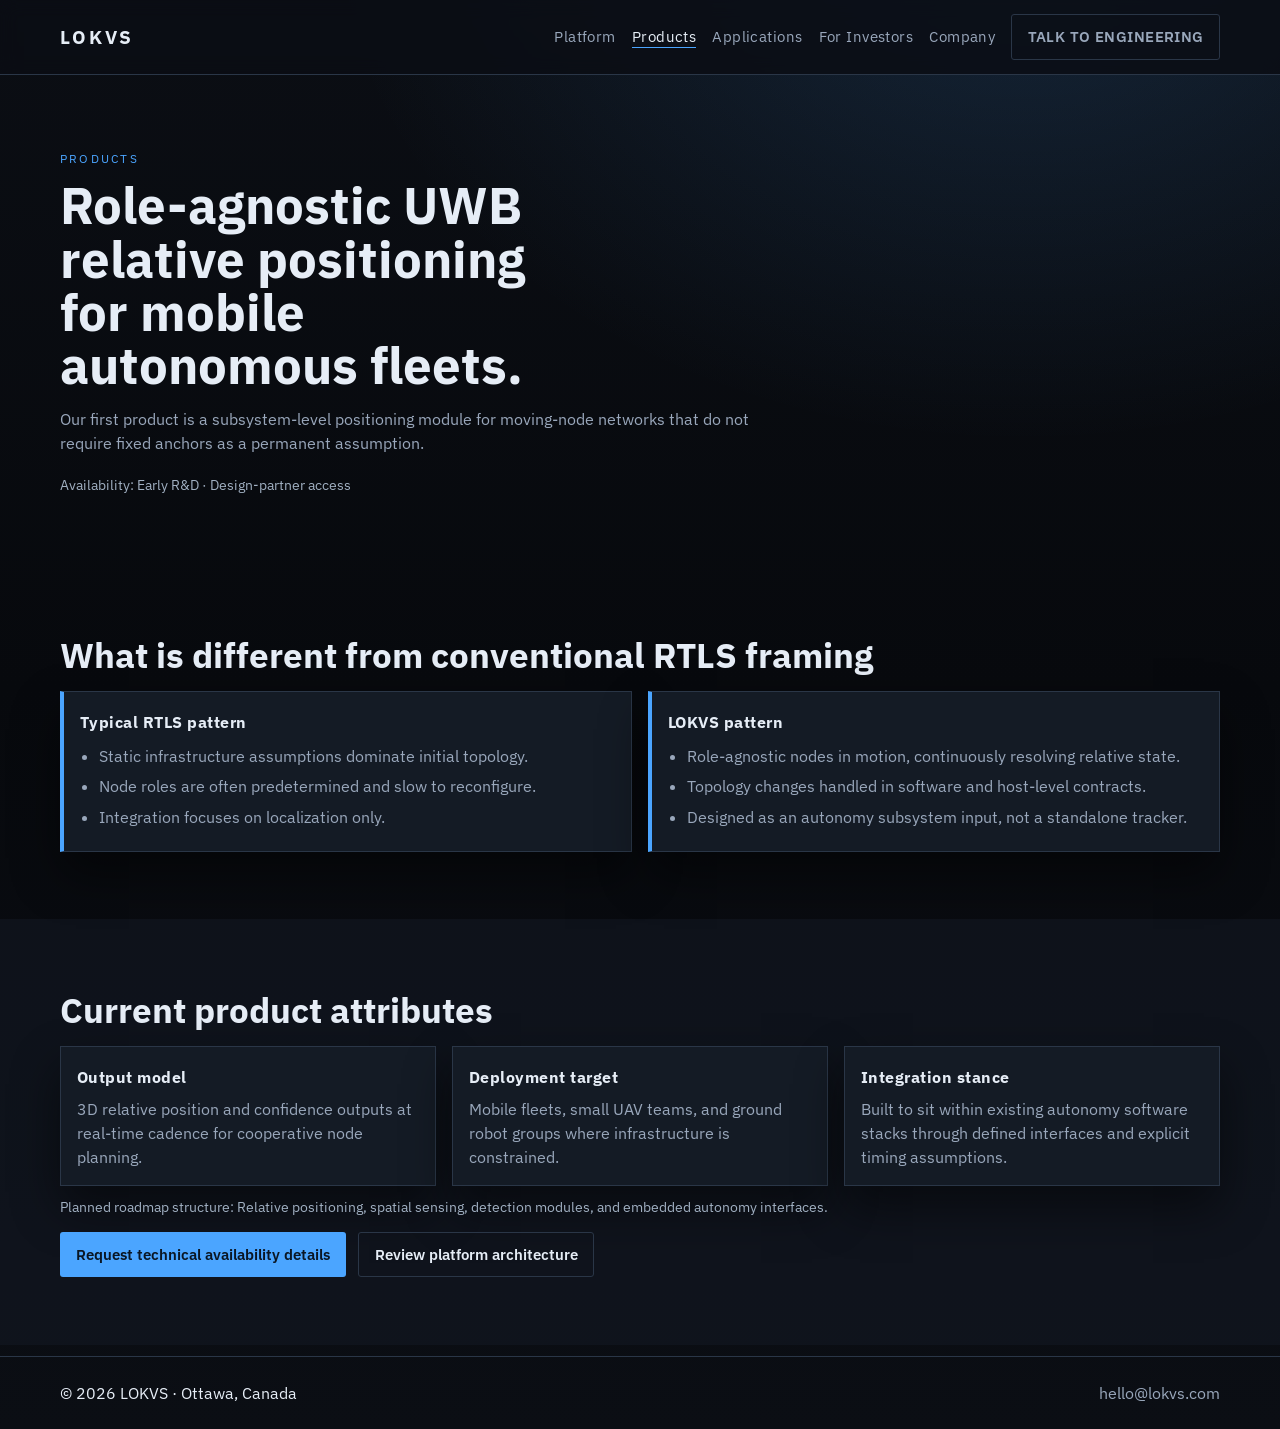
<file: products.html>
<!doctype html>
<html lang="en">
  <head>
    <meta charset="UTF-8" />
    <meta name="viewport" content="width=device-width, initial-scale=1, viewport-fit=cover" />
    <meta name="theme-color" content="#0b0e14" />
    <title>LOKVS Products | Anchor-free relative positioning</title>
    <meta
      name="description"
      content="LOKVS product focus: role-agnostic UWB 3D relative positioning for moving node networks."
    />
    <link rel="preconnect" href="https://fonts.googleapis.com" />
    <link rel="preconnect" href="https://fonts.gstatic.com" crossorigin="anonymous" />
    <link
      href="https://fonts.googleapis.com/css2?family=IBM+Plex+Sans:wght@400;500;600;700&family=IBM+Plex+Mono:wght@400;500;700&display=swap"
      rel="stylesheet"
    />
    <link rel="stylesheet" href="styles.css" />
    <link rel="stylesheet" href="mobile-fixes.css" />
  </head>
  <body>
    <header class="site-header">
      <div class="container nav-wrap">
        <a class="brand" href="index.html">LOKVS</a>
        <button class="nav-toggle" type="button" aria-expanded="false" aria-controls="primary-navigation" aria-label="Open navigation">
          <span></span>
          <span></span>
        </button>
        <nav class="main-nav" id="primary-navigation" aria-label="Primary navigation">
          <a href="technology.html">Platform</a>
          <a href="products.html">Products</a>
          <a href="applications.html">Applications</a>
          <a href="investors.html">For Investors</a>
          <a href="company.html">Company</a>
          <a href="contact.html" class="btn btn-small">Talk to Engineering</a>
        </nav>
      </div>
    </header>

    <main>
      <section class="section section-tight page-hero">
        <div class="container">
          <p class="kicker">Products</p>
          <h1>Role-agnostic UWB relative positioning for mobile autonomous fleets.</h1>
          <p class="section-text">
            Our first product is a subsystem-level positioning module for moving-node networks that do not require fixed
            anchors as a permanent assumption.
          </p>
          <p class="meta-note">Availability: Early R&amp;D · Design-partner access</p>
        </div>
      </section>

      <section class="section">
        <div class="container">
          <h2>What is different from conventional RTLS framing</h2>
          <div class="product-compare">
            <article class="panel panel-bordered">
              <h3>Typical RTLS pattern</h3>
              <ul>
                <li>Static infrastructure assumptions dominate initial topology.</li>
                <li>Node roles are often predetermined and slow to reconfigure.</li>
                <li>Integration focuses on localization only.</li>
              </ul>
            </article>
            <article class="panel panel-bordered">
              <h3>LOKVS pattern</h3>
              <ul>
                <li>Role-agnostic nodes in motion, continuously resolving relative state.</li>
                <li>Topology changes handled in software and host-level contracts.</li>
                <li>Designed as an autonomy subsystem input, not a standalone tracker.</li>
              </ul>
            </article>
          </div>
        </div>
      </section>

      <section class="section section-muted">
        <div class="container">
          <h2>Current product attributes</h2>
          <div class="panel-grid">
            <article class="panel">
              <h3>Output model</h3>
              <p>3D relative position and confidence outputs at real-time cadence for cooperative node planning.</p>
            </article>
            <article class="panel">
              <h3>Deployment target</h3>
              <p>Mobile fleets, small UAV teams, and ground robot groups where infrastructure is constrained.</p>
            </article>
            <article class="panel">
              <h3>Integration stance</h3>
              <p>Built to sit within existing autonomy software stacks through defined interfaces and explicit timing assumptions.</p>
            </article>
          </div>
          <p class="meta-note">
            Planned roadmap structure: Relative positioning, spatial sensing, detection modules, and embedded autonomy interfaces.
          </p>
          <div class="cta-row">
            <a class="btn btn-primary" href="contact.html">Request technical availability details</a>
            <a class="btn btn-secondary" href="technology.html">Review platform architecture</a>
          </div>
        </div>
      </section>
    </main>

    <footer class="site-footer">
      <div class="container footer-inner">
        <p>© <span id="year"></span> LOKVS · Ottawa, Canada</p>
        <a href="mailto:hello@lokvs.com">hello@lokvs.com</a>
      </div>
    </footer>

    <script src="script.js"></script>
  </body>
</html>
</file>
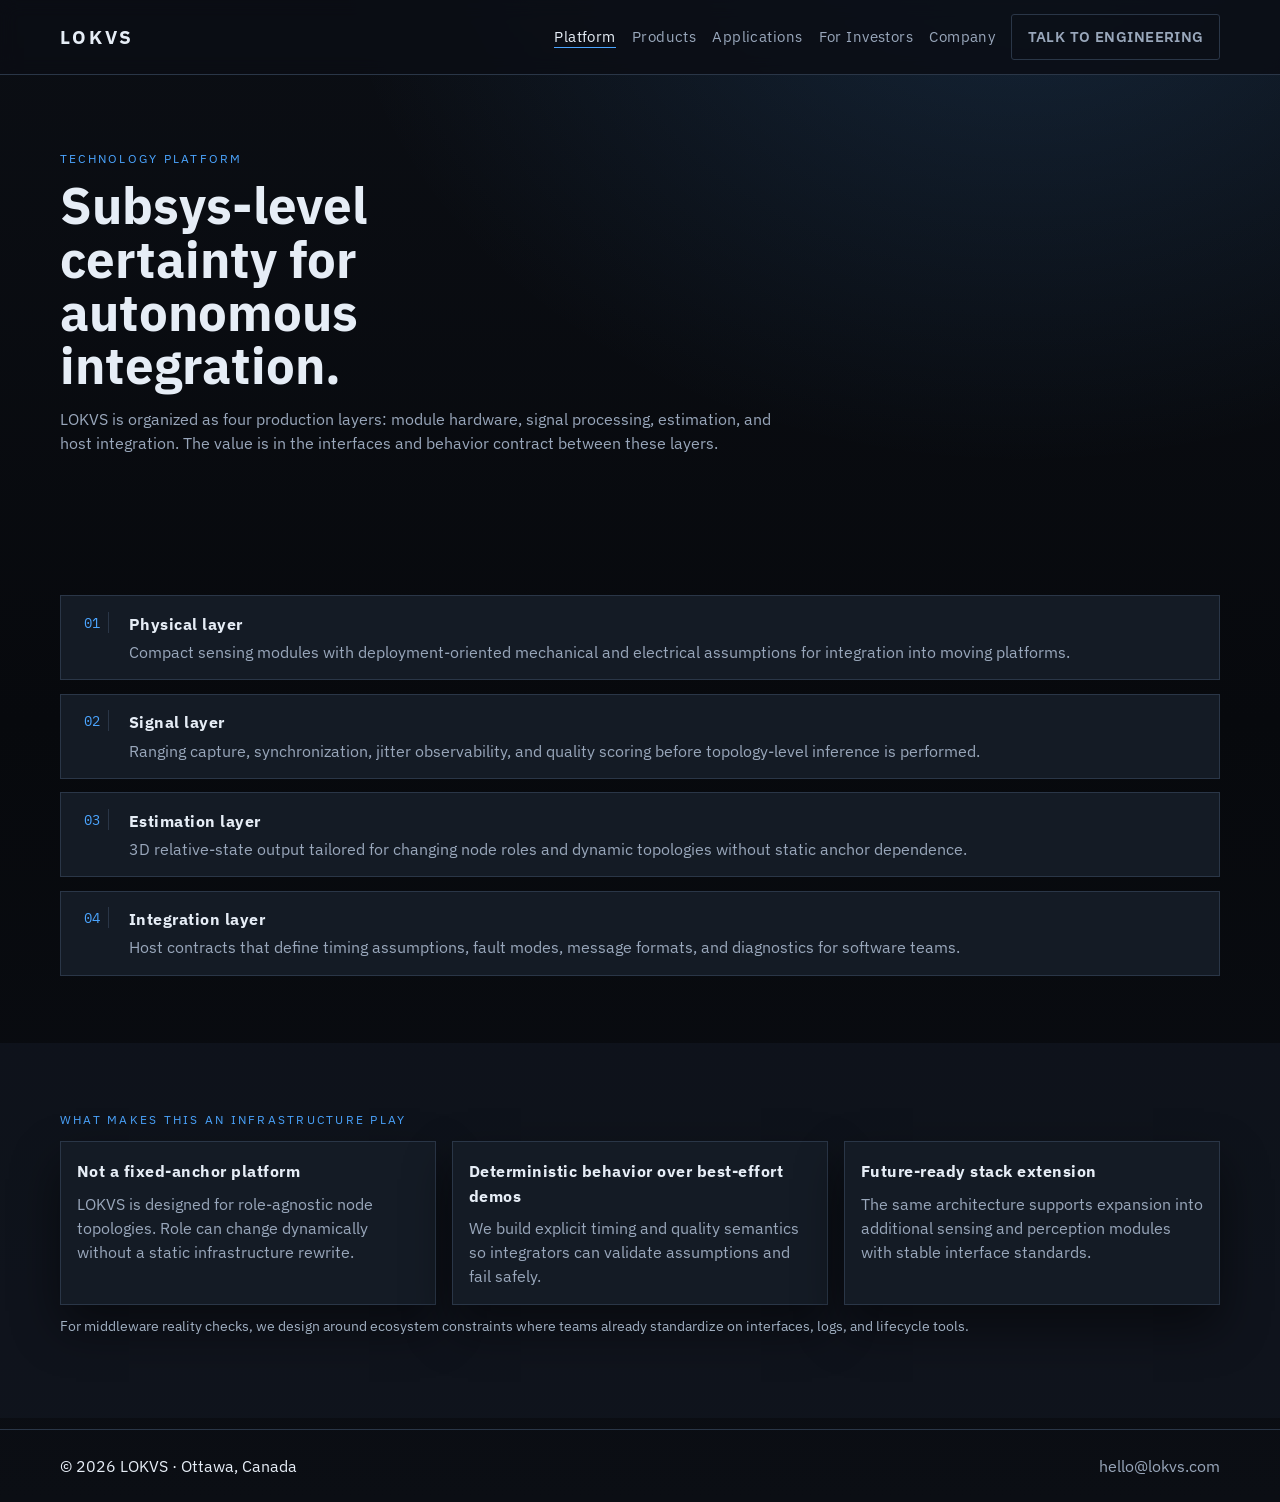
<file: technology.html>
<!doctype html>
<html lang="en">
  <head>
    <meta charset="UTF-8" />
    <meta name="viewport" content="width=device-width, initial-scale=1, viewport-fit=cover" />
    <meta name="theme-color" content="#0b0e14" />
    <title>LOKVS Platform | Sensing + Estimation + Integration</title>
    <meta
      name="description"
      content="LOKVS platform overview: modular sensing modules, embedded estimation firmware, and integration-ready interfaces for autonomous systems."
    />
    <link rel="preconnect" href="https://fonts.googleapis.com" />
    <link rel="preconnect" href="https://fonts.gstatic.com" crossorigin="anonymous" />
    <link
      href="https://fonts.googleapis.com/css2?family=IBM+Plex+Sans:wght@400;500;600;700&family=IBM+Plex+Mono:wght@400;500;700&display=swap"
      rel="stylesheet"
    />
    <link rel="stylesheet" href="styles.css" />
    <link rel="stylesheet" href="mobile-fixes.css" />
  </head>
  <body>
    <header class="site-header">
      <div class="container nav-wrap">
        <a class="brand" href="index.html">LOKVS</a>
        <button class="nav-toggle" type="button" aria-expanded="false" aria-controls="primary-navigation" aria-label="Open navigation">
          <span></span>
          <span></span>
        </button>
        <nav class="main-nav" id="primary-navigation" aria-label="Primary navigation">
          <a href="technology.html">Platform</a>
          <a href="products.html">Products</a>
          <a href="applications.html">Applications</a>
          <a href="investors.html">For Investors</a>
          <a href="company.html">Company</a>
          <a href="contact.html" class="btn btn-small">Talk to Engineering</a>
        </nav>
      </div>
    </header>

    <main>
      <section class="section section-tight page-hero">
        <div class="container">
          <p class="kicker">Technology platform</p>
          <h1>Subsys-level certainty for autonomous integration.</h1>
          <p class="section-text">
            LOKVS is organized as four production layers:
            module hardware, signal processing, estimation, and host integration. The value is in the interfaces and behavior
            contract between these layers.
          </p>
        </div>
      </section>

      <section class="section">
        <div class="container stack-track">
          <article class="stack-step">
            <p class="index-tag">01</p>
            <div class="stack-step-content">
              <h3>Physical layer</h3>
              <p>Compact sensing modules with deployment-oriented mechanical and electrical assumptions for integration into moving platforms.</p>
            </div>
          </article>
          <article class="stack-step">
            <p class="index-tag">02</p>
            <div class="stack-step-content">
              <h3>Signal layer</h3>
              <p>Ranging capture, synchronization, jitter observability, and quality scoring before topology-level inference is performed.</p>
            </div>
          </article>
          <article class="stack-step">
            <p class="index-tag">03</p>
            <div class="stack-step-content">
              <h3>Estimation layer</h3>
              <p>3D relative-state output tailored for changing node roles and dynamic topologies without static anchor dependence.</p>
            </div>
          </article>
          <article class="stack-step">
            <p class="index-tag">04</p>
            <div class="stack-step-content">
              <h3>Integration layer</h3>
              <p>Host contracts that define timing assumptions, fault modes, message formats, and diagnostics for software teams.</p>
            </div>
          </article>
        </div>
      </section>

      <section class="section section-muted">
        <div class="container">
          <p class="kicker">What makes this an infrastructure play</p>
          <div class="panel-grid">
            <article class="panel">
              <h3>Not a fixed-anchor platform</h3>
              <p>LOKVS is designed for role-agnostic node topologies. Role can change dynamically without a static infrastructure rewrite.</p>
            </article>
            <article class="panel">
              <h3>Deterministic behavior over best-effort demos</h3>
              <p>We build explicit timing and quality semantics so integrators can validate assumptions and fail safely.</p>
            </article>
            <article class="panel">
              <h3>Future-ready stack extension</h3>
              <p>The same architecture supports expansion into additional sensing and perception modules with stable interface standards.</p>
            </article>
          </div>
          <p class="meta-note">
            For middleware reality checks, we design around ecosystem constraints where teams already standardize on interfaces, logs, and lifecycle tools.
          </p>
        </div>
      </section>
    </main>

    <footer class="site-footer">
      <div class="container footer-inner">
        <p>© <span id="year"></span> LOKVS · Ottawa, Canada</p>
        <a href="mailto:hello@lokvs.com">hello@lokvs.com</a>
      </div>
    </footer>

    <script src="script.js"></script>
  </body>
</html>
</file>
<file: styles.css>
:root {
  --bg-1: #0b0e14;
  --bg-2: #101520;
  --bg-3: #161d28;
  --panel: #141b25;
  --line: #2a3647;
  --text: #e6edf6;
  --muted: #99a7bb;
  --accent: #4ba5ff;
  --accent-soft: rgba(75, 165, 255, 0.14);
  --shadow: 0 22px 45px rgba(0, 0, 0, 0.48);
}

*,
*::before,
*::after {
  box-sizing: border-box;
}

html,
body {
  margin: 0;
  min-height: 100%;
}

html {
  -webkit-text-size-adjust: 100%;
}

body {
  font-family: "IBM Plex Sans", "Segoe UI", Arial, sans-serif;
  color: var(--text);
  background: radial-gradient(120% 80% at 80% -5%, rgba(75, 165, 255, 0.16), transparent 45%),
    linear-gradient(180deg, var(--bg-1), #07090d 48%, var(--bg-1));
  line-height: 1.5;
  overflow-x: hidden;
  padding-left: env(safe-area-inset-left);
  padding-right: env(safe-area-inset-right);
}

::selection {
  background: rgba(75, 165, 255, 0.28);
}

a {
  color: inherit;
}

.container {
  width: min(1160px, calc(100% - 2.8rem));
  margin: 0 auto;
}

.site-header {
  position: sticky;
  top: 0;
  z-index: 20;
  padding-top: env(safe-area-inset-top);
  isolation: isolate;
  backdrop-filter: blur(9px);
  background: color-mix(in srgb, var(--bg-1) 85%, transparent);
  border-bottom: 1px solid var(--line);
}

.site-header nav a {
  color: var(--muted);
}

.nav-wrap {
  min-height: 74px;
  display: flex;
  align-items: center;
  justify-content: space-between;
  gap: 1rem;
  position: relative;
}

.brand {
  color: var(--text);
  text-decoration: none;
  font-size: 1.2rem;
  font-weight: 700;
  letter-spacing: 0.16em;
  text-transform: uppercase;
}

.nav-toggle {
  display: none;
  width: 48px;
  height: 48px;
  position: relative;
  align-items: center;
  justify-content: center;
  border: 1px solid var(--line);
  border-radius: 999px;
  background: rgba(12, 18, 25, 0.92);
  color: var(--text);
}

.nav-toggle span {
  position: absolute;
  left: 50%;
  display: block;
  width: 18px;
  height: 1.5px;
  border-radius: 999px;
  background: #dce9f8;
  transform: translateX(-50%);
  transition: transform 160ms ease, top 160ms ease, width 160ms ease;
}

.nav-toggle span:first-child {
  top: 19px;
}

.nav-toggle span:last-child {
  top: 27px;
}

body.nav-open .nav-toggle span:first-child {
  top: 23px;
  transform: translateX(-50%) rotate(45deg);
}

body.nav-open .nav-toggle span:last-child {
  top: 23px;
  transform: translateX(-50%) rotate(-45deg);
}

.main-nav {
  display: flex;
  flex-wrap: wrap;
  gap: 1rem;
  align-items: center;
  justify-content: flex-end;
}

.main-nav a {
  text-decoration: none;
  font-size: 0.91rem;
  letter-spacing: 0.03em;
  transition: color 140ms ease, border-color 140ms ease, background 140ms ease;
}

.main-nav a:hover,
.main-nav a:focus-visible {
  color: var(--text);
}

.main-nav a.is-active,
.main-nav a[aria-current="page"] {
  color: var(--text);
  border-bottom: 1px solid var(--accent);
}

.btn {
  text-decoration: none;
  display: inline-flex;
  align-items: center;
  justify-content: center;
  border-radius: 3px;
  border: 1px solid var(--line);
  padding: 0.68rem 0.95rem;
  font-size: 0.92rem;
  font-weight: 600;
  transition: background 150ms ease, color 150ms ease, border-color 150ms ease;
}

.btn:hover,
.btn:focus-visible {
  border-color: #5f738f;
}

.btn-small {
  text-transform: uppercase;
  font-size: 0.82rem;
  letter-spacing: 0.08em;
}

.btn-primary {
  background: var(--accent);
  border-color: transparent;
  color: #0a1624;
}

.btn-primary:hover,
.btn-primary:focus-visible {
  background: #70b7ff;
}

.btn-secondary {
  color: var(--text);
  background: transparent;
}

.section {
  padding: 4.2rem 0;
}

.section-tight {
  padding-top: 4.6rem;
  padding-bottom: 3.4rem;
}

.section-muted,
.section--muted {
  background: rgba(20, 27, 38, 0.5);
}

.kicker {
  margin: 0 0 0.75rem;
  color: var(--accent);
  font-size: 0.78rem;
  letter-spacing: 0.18em;
  text-transform: uppercase;
}

.hero {
  display: grid;
  align-items: start;
}

.hero-grid {
  display: grid;
  gap: 1.6rem;
  grid-template-columns: minmax(280px, 0.94fr) minmax(420px, 1.16fr);
  align-items: start;
}

.hero-copy h1,
.page-hero h1,
h1 {
  margin: 0.2rem 0 0.9rem;
  font-size: clamp(2rem, 5.1vw, 3.2rem);
  line-height: 1.04;
  max-width: 16ch;
}

h1,
h2 {
  text-wrap: pretty;
}

h2 {
  margin: 0.25rem 0 0.95rem;
  line-height: 1.15;
  font-size: clamp(1.5rem, 3vw, 2.2rem);
}

h3 {
  margin: 0.1rem 0 0.5rem;
  font-size: 1.02rem;
  letter-spacing: 0.03em;
}

.lead,
.section-text {
  color: var(--muted);
  max-width: 72ch;
  margin: 0.45rem 0 1.2rem;
}

.hero-actions {
  display: flex;
  flex-wrap: wrap;
  gap: 0.7rem;
  margin-bottom: 1rem;
}

.classifier-row {
  display: flex;
  flex-wrap: wrap;
  gap: 0.55rem;
  margin: 1rem 0 0;
}

.classifier {
  display: inline-flex;
  align-items: center;
  min-height: 2rem;
  padding: 0.38rem 0.72rem;
  border: 1px solid var(--line);
  background: var(--accent-soft);
  color: #d7e7f6;
  font-family: "IBM Plex Mono", "Courier New", monospace;
  font-size: 0.8rem;
  letter-spacing: 0.02em;
}

.hero-metrics {
  margin: 1.1rem 0 0;
  padding: 0 0 0 0.95rem;
  color: var(--muted);
  list-style: none;
  border-left: 1px solid var(--line);
}

.hero-metrics li {
  margin: 0.36rem 0;
  font-family: "IBM Plex Mono", "Courier New", monospace;
  font-size: 0.88rem;
}

.hero-metrics span {
  color: var(--text);
}

.hero-visual {
  margin: 0;
  border: 1px solid var(--line);
  border-radius: 8px;
  background: var(--bg-2);
  padding: 0.82rem;
  min-height: 0;
  align-self: start;
  display: flex;
  flex-direction: column;
}

.simulation-grid {
  display: grid;
  grid-template-columns: minmax(180px, 0.78fr) minmax(0, 1.22fr);
  gap: 0.82rem;
  align-items: stretch;
}

.sim-top-panel,
.sim-main-panel {
  border: 1px solid var(--line);
  border-radius: 12px;
  background: rgba(11, 16, 23, 0.9);
  padding: 0.85rem;
}

.sim-top-panel {
  display: flex;
  flex-direction: column;
  min-height: 100%;
}

.sim-main-panel {
  grid-column: 1 / -1;
}

.sim-panel-header {
  display: flex;
  align-items: baseline;
  justify-content: space-between;
  gap: 0.45rem 1rem;
  margin-bottom: 0.7rem;
}

.sim-panel-label,
.sim-panel-hint {
  margin: 0;
}

.sim-panel-label {
  color: #d6e7f9;
  font: 600 0.72rem "IBM Plex Mono", "Courier New", monospace;
  letter-spacing: 0.09em;
  text-transform: uppercase;
  white-space: nowrap;
  overflow: hidden;
  text-overflow: ellipsis;
}

.sim-panel-hint {
  color: var(--muted);
  font-size: 0.78rem;
  white-space: nowrap;
}

#meshOverviewCanvas {
  width: 100%;
  flex: 1 1 auto;
  height: 100%;
  min-height: 220px;
  border-radius: 8px;
  border: 1px solid #273346;
  background: radial-gradient(circle at 50% 24%, rgba(75, 165, 255, 0.08), rgba(13, 18, 24, 0.94) 74%);
  display: block;
}

#topologyCanvas {
  width: 100%;
  min-height: clamp(300px, 34vw, 420px);
  border-radius: 6px;
  border: 1px solid #273346;
  background: radial-gradient(circle at 50% 12%, #1f2734 0%, #0d1218 75%);
  display: block;
  cursor: grab;
  touch-action: none;
}

#topologyCanvas.is-dragging {
  cursor: grabbing;
}

.formation-selector {
  display: flex;
  flex-wrap: wrap;
  gap: 0.5rem;
  margin-top: 0.78rem;
}

.telemetry-panel {
  border: 1px solid var(--line);
  border-radius: 12px;
  background: rgba(11, 16, 23, 0.92);
  padding: 0.95rem 1rem 1rem;
}

.telemetry-header {
  display: flex;
  flex-wrap: wrap;
  align-items: baseline;
  justify-content: space-between;
  gap: 0.45rem 1rem;
}

.telemetry-title,
.telemetry-subtitle {
  margin: 0;
}

.telemetry-title {
  color: #d6e7f9;
  font: 600 0.86rem "IBM Plex Mono", "Courier New", monospace;
  letter-spacing: 0.06em;
}

.telemetry-subtitle {
  color: var(--muted);
  font-size: 0.82rem;
}

.telemetry-meta {
  display: grid;
  grid-template-columns: repeat(2, minmax(0, 1fr));
  gap: 0.75rem 1rem;
  margin-top: 0.85rem;
}

.telemetry-meta-item {
  display: grid;
  gap: 0.16rem;
  min-width: 0;
  min-height: 3.15rem;
}

.telemetry-meta-item span,
.telemetry-row {
  font-family: "IBM Plex Mono", "Courier New", monospace;
}

.telemetry-meta-item span {
  color: #8eb6df;
  font-size: 0.73rem;
  letter-spacing: 0.03em;
  text-transform: lowercase;
  white-space: nowrap;
}

.telemetry-meta-item strong {
  display: block;
  color: #d6e7f9;
  font-size: 0.84rem;
  font-weight: 500;
  white-space: nowrap;
  overflow: hidden;
  text-overflow: ellipsis;
}

.telemetry-table {
  margin-top: 0.85rem;
  padding-top: 0.8rem;
  border-top: 1px solid rgba(148, 163, 184, 0.24);
}

.telemetry-row {
  display: grid;
  grid-template-columns: 4.1rem repeat(3, minmax(0, 1fr));
  gap: 0.6rem;
  align-items: center;
  color: #d6e7f9;
  font-size: 0.8rem;
  line-height: 1.35;
}

.telemetry-row + .telemetry-row {
  margin-top: 0.35rem;
}

.telemetry-row span:nth-child(n + 2) {
  text-align: right;
}

.telemetry-row-head {
  color: #7bc4ff;
  margin-bottom: 0.45rem;
}

.formation-chip {
  border: 1px solid var(--line);
  background: rgba(12, 18, 25, 0.88);
  color: #9fb4c9;
  border-radius: 999px;
  padding: 0.42rem 0.72rem;
  font: 600 0.76rem "IBM Plex Mono", "Courier New", monospace;
  letter-spacing: 0.04em;
  text-transform: uppercase;
  transition: border-color 160ms ease, color 160ms ease, background 160ms ease;
}

.formation-chip:hover,
.formation-chip:focus-visible {
  border-color: #5a7aa0;
  color: #d6e8fa;
}

.formation-chip.is-active,
.formation-chip[aria-pressed="true"] {
  border-color: rgba(75, 165, 255, 0.45);
  background: rgba(75, 165, 255, 0.12);
  color: #d6e8fa;
}

.hero-visual figcaption {
  color: var(--muted);
  font-size: 0.84rem;
  margin-top: 0.82rem;
  max-width: 44ch;
}

.panel-grid {
  display: grid;
  gap: 1rem;
  grid-template-columns: repeat(auto-fit, minmax(220px, 1fr));
}

.panel-grid.three-col .panel {
  min-height: 100%;
}

.panel {
  background: var(--panel);
  border: 1px solid var(--line);
  padding: 1rem;
  box-shadow: var(--shadow);
  transition: border-color 180ms ease, transform 180ms ease;
}

.panel-bordered {
  border-left: 4px solid var(--accent);
  border-top: 1px solid var(--line);
}

.panel p,
.panel ul {
  color: var(--muted);
  margin: 0.25rem 0 0;
}

.panel ul {
  margin-top: 0.6rem;
  padding-left: 1.2rem;
}

.panel ul li {
  margin: 0.4rem 0;
}

.meta-note {
  color: #a1b0c2;
  margin-top: 0.6rem;
  font-size: 0.9rem;
}

.meta-note a {
  color: #aec8e7;
}

.insight-grid {
  display: grid;
  gap: 1rem;
  grid-template-columns: repeat(auto-fit, minmax(250px, 1fr));
}

.cta-row {
  display: flex;
  flex-wrap: wrap;
  gap: 0.75rem;
}

.stack-track {
  display: grid;
  gap: 0.85rem;
}

.stack-step {
  display: grid;
  grid-template-columns: 2.6rem 1fr;
  gap: 0.65rem;
  align-items: start;
  background: var(--panel);
  border: 1px solid var(--line);
  padding: 0.95rem 1rem;
}

.index-tag {
  margin: 0;
  width: 2rem;
  text-align: right;
  color: var(--accent);
  font-family: "IBM Plex Mono", "Courier New", monospace;
  font-size: 0.89rem;
  border-right: 1px solid var(--line);
  padding-right: 0.5rem;
}

.stack-step-content h3 {
  margin: 0;
}

.stack-step-content p {
  margin: 0.2rem 0 0;
  color: var(--muted);
}

.stack-step .index-tag + div p {
  margin-top: 0.25rem;
}

.product-compare {
  display: grid;
  gap: 1rem;
  grid-template-columns: repeat(auto-fit, minmax(260px, 1fr));
}

.application-grid {
  display: grid;
  gap: 1rem;
  grid-template-columns: repeat(auto-fit, minmax(240px, 1fr));
}

.bullet-list {
  list-style: disc;
  padding-left: 1.2rem;
  color: var(--muted);
  max-width: 75ch;
}

.bullet-list li {
  margin: 0.55rem 0;
}

.callout {
  margin-top: 1.2rem;
  border: 1px dashed #3f6180;
  border-radius: 6px;
  padding: 0.85rem 1rem;
  background: rgba(75, 165, 255, 0.08);
  color: #d4e4f5;
  max-width: 76ch;
}

.contact-form {
  margin-top: 0.5rem;
  display: grid;
  grid-template-columns: repeat(2, minmax(0, 1fr));
  gap: 0.8rem 1rem;
}

.contact-form label {
  display: block;
  color: var(--muted);
  font-size: 0.9rem;
}

.contact-form textarea {
  min-height: 140px;
  resize: vertical;
}

.contact-form label:nth-child(9),
.contact-form label:nth-child(10) {
  grid-column: span 2;
}

input,
textarea,
select {
  margin-top: 0.4rem;
  width: 100%;
  border: 1px solid var(--line);
  border-radius: 4px;
  padding: 0.65rem 0.7rem;
  font: inherit;
  color: var(--text);
  background: #0d131b;
}

input:focus,
textarea:focus,
select:focus {
  outline: 2px solid color-mix(in srgb, var(--accent) 42%, transparent);
}

button {
  border: 0;
  cursor: pointer;
}

.contact-form .btn {
  grid-column: 1 / -1;
}

.site-footer {
  border-top: 1px solid var(--line);
  margin-top: 0.7rem;
  padding-bottom: env(safe-area-inset-bottom);
}

.footer-inner {
  min-height: 72px;
  display: flex;
  align-items: center;
  justify-content: space-between;
  gap: 1rem;
}

.footer-inner a {
  color: var(--muted);
  text-decoration: none;
}

.reveal {
  opacity: 0.98;
  transform: translateY(10px);
  transition: opacity 260ms ease, transform 260ms ease;
}

.reveal.is-visible {
  opacity: 1;
  transform: translateY(0);
}

.panel:hover,
.doc-link:hover,
.hero-visual,
button:hover {
  border-color: #4e678a;
}

.panel:hover {
  transform: translateY(-2px);
}

@media (max-width: 980px) {
  .hero-grid {
    grid-template-columns: 1fr;
  }

  .hero-visual {
    order: -1;
  }

  .main-nav {
    justify-content: flex-start;
  }

  .stack-step {
    grid-template-columns: 2.8rem 1fr;
  }
}

@media (max-width: 760px) {
  .container {
    width: calc(100% - 1.25rem);
  }

  .site-header {
    position: sticky;
    top: 0;
    z-index: 40;
    isolation: isolate;
    backdrop-filter: blur(16px);
  }

  .nav-wrap {
    min-height: 68px;
    display: grid;
    grid-template-columns: 1fr auto;
    align-items: center;
    gap: 0.75rem;
    padding-block: 0.75rem;
  }

  .brand {
    font-size: 1.08rem;
    letter-spacing: 0.14em;
  }

  .nav-toggle {
    display: inline-flex;
    z-index: 42;
  }

  .main-nav {
    position: absolute;
    top: calc(100% + 0.55rem);
    left: 0;
    right: 0;
    width: auto;
    flex-direction: column;
    flex-wrap: nowrap;
    align-items: stretch;
    justify-content: flex-start;
    gap: 0.45rem;
    padding: 0.8rem;
    background: linear-gradient(180deg, rgba(10, 15, 22, 0.98), rgba(8, 12, 18, 0.98));
    border: 1px solid var(--line);
    border-radius: 18px;
    box-shadow: 0 30px 60px rgba(0, 0, 0, 0.4);
    overflow-y: auto;
    max-height: min(520px, calc(100svh - 5.75rem - env(safe-area-inset-top)));
    transform: translateY(-0.75rem) scale(0.985);
    transform-origin: top right;
    opacity: 0;
    visibility: hidden;
    pointer-events: none;
    transition: transform 180ms ease, opacity 180ms ease, visibility 0ms linear 180ms;
    z-index: 41;
  }

  body.nav-open::before {
    content: "";
    position: fixed;
    inset: 0;
    background: rgba(4, 7, 12, 0.58);
    backdrop-filter: blur(4px);
    z-index: 30;
  }

  body.nav-open {
    overflow: hidden;
  }

  body.nav-open .main-nav {
    transform: translateY(0) scale(1);
    opacity: 1;
    visibility: visible;
    pointer-events: auto;
    transition-delay: 0ms;
  }

  .main-nav a {
    display: flex;
    align-items: center;
    min-height: 52px;
    padding: 0.9rem 1rem;
    border: 1px solid rgba(255, 255, 255, 0.04);
    border-radius: 12px;
    background: rgba(255, 255, 255, 0.02);
    white-space: normal;
    font-size: 0.98rem;
  }

  .main-nav a.is-active,
  .main-nav a[aria-current="page"] {
    border-color: rgba(75, 165, 255, 0.4);
    background: rgba(75, 165, 255, 0.08);
  }

  .main-nav .btn,
  .main-nav .btn-small {
    width: 100%;
    min-height: 54px;
    justify-content: center;
    border-radius: 12px;
    margin-top: 0.25rem;
  }

  .hero-copy h1,
  .page-hero h1,
  h1 {
    font-size: clamp(2.15rem, 9.8vw, 3rem);
    max-width: 10ch;
    letter-spacing: -0.02em;
  }

  .section {
    padding: 3.5rem 0;
  }

  .section-tight {
    padding-top: 2.2rem;
    padding-bottom: 3rem;
  }

  .kicker {
    font-size: 0.76rem;
    letter-spacing: 0.16em;
  }

  .hero-grid {
    gap: 1.4rem;
  }

  .hero-visual {
    order: 0;
    padding: 0.8rem;
    border-radius: 14px;
  }

  .simulation-grid {
    grid-template-columns: 1fr;
  }

  .sim-main-panel {
    grid-column: auto;
  }

  .sim-top-panel,
  .sim-main-panel,
  .telemetry-panel {
    padding: 0.82rem;
  }

  .sim-panel-header {
    flex-direction: column;
    align-items: flex-start;
    gap: 0.3rem;
  }

  .sim-panel-label {
    font-size: 0.71rem;
    letter-spacing: 0.1em;
  }

  .sim-panel-hint {
    font-size: 0.74rem;
    white-space: normal;
  }

  #meshOverviewCanvas {
    min-height: 200px;
  }

  #topologyCanvas {
    min-height: 300px;
    height: 300px;
  }

  .classifier-row {
    display: grid;
    grid-template-columns: 1fr;
    gap: 0.45rem;
  }

  .classifier {
    font-size: 0.76rem;
    padding: 0.5rem 0.75rem;
  }

  .hero-metrics {
    margin-top: 1rem;
    padding-left: 0.8rem;
  }

  .hero-metrics li {
    font-size: 0.82rem;
  }

  .hero-actions,
  .cta-row {
    flex-direction: column;
    align-items: stretch;
  }

  .hero-actions .btn,
  .cta-row .btn {
    width: 100%;
    min-height: 52px;
    border-radius: 12px;
  }

  .formation-selector {
    flex-wrap: nowrap;
    overflow-x: auto;
    gap: 0.5rem;
    padding-bottom: 0.2rem;
    scrollbar-width: none;
    -ms-overflow-style: none;
    scroll-snap-type: x proximity;
  }

  .formation-selector::-webkit-scrollbar {
    display: none;
  }

  .formation-chip {
    flex: 0 0 auto;
    min-height: 46px;
    padding: 0.55rem 0.9rem;
    scroll-snap-align: start;
  }

  .telemetry-header {
    align-items: flex-start;
  }

  .telemetry-subtitle {
    max-width: none;
  }

  .telemetry-meta {
    grid-template-columns: 1fr 1fr;
    gap: 0.65rem 0.8rem;
  }

  .panel,
  .stack-step,
  .callout {
    border-radius: 14px;
  }

  .stack-step {
    grid-template-columns: 1fr;
    gap: 0.55rem;
  }

  .index-tag {
    width: auto;
    text-align: left;
    border-right: 0;
    border-bottom: 1px solid var(--line);
    padding: 0 0 0.35rem;
  }

  .contact-form {
    grid-template-columns: 1fr;
  }

  .contact-form label:nth-child(9),
  .contact-form label:nth-child(10) {
    grid-column: auto;
  }
}

@media (max-width: 560px) {
  .container {
    width: calc(100% - 1rem);
  }

  .nav-wrap {
    min-height: 64px;
    padding-block: 0.65rem;
  }

  .main-nav {
    max-height: min(500px, calc(100svh - 5.25rem - env(safe-area-inset-top)));
  }

  .lead,
  .section-text {
    font-size: 0.98rem;
  }

  .hero-copy h1,
  .page-hero h1,
  h1 {
    font-size: clamp(2rem, 11vw, 2.7rem);
    max-width: 9ch;
  }

  .hero-visual {
    padding: 0.72rem;
  }

  #meshOverviewCanvas {
    min-height: 180px;
  }

  #topologyCanvas {
    min-height: 280px;
    height: 280px;
  }

  .telemetry-title {
    font-size: 0.8rem;
  }

  .telemetry-subtitle {
    font-size: 0.76rem;
  }

  .telemetry-meta {
    grid-template-columns: 1fr;
  }

  .telemetry-row {
    grid-template-columns: 3.5rem repeat(3, minmax(0, 1fr));
    gap: 0.45rem;
    font-size: 0.74rem;
  }

  .footer-inner {
    flex-direction: column;
    align-items: flex-start;
    gap: 0.8rem;
    min-height: auto;
    padding-block: 1rem;
  }

  .contact-form input,
  .contact-form select,
  .contact-form textarea,
  .contact-form button {
    font-size: 16px;
  }
}

@media (max-width: 430px) {
  .container {
    width: calc(100% - 0.9rem);
  }

  .main-nav {
    left: 0;
    right: 0;
  }

  .main-nav a {
    min-height: 50px;
    padding: 0.85rem 0.9rem;
  }

  .hero-copy h1,
  .page-hero h1,
  h1 {
    font-size: clamp(1.95rem, 11.5vw, 2.45rem);
  }

  .section {
    padding: 3.2rem 0;
  }

  .hero-visual figcaption {
    font-size: 0.82rem;
  }

  #topologyCanvas {
    min-height: 264px;
    height: 264px;
  }

  .sim-panel-label {
    font-size: 0.68rem;
    letter-spacing: 0.08em;
  }

  .telemetry-row {
    grid-template-columns: 3.2rem repeat(3, minmax(0, 1fr));
    font-size: 0.71rem;
  }
}
</file>
<file: mobile-fixes.css>
html {
  overflow-x: clip;
}

body {
  width: 100%;
  overflow-x: clip;
}

canvas,
svg,
img,
video {
  max-width: 100%;
}

.hero-grid > *,
.simulation-grid > *,
.panel-grid > *,
.product-compare > *,
.application-grid > *,
.stack-track > *,
.cta-row > *,
.hero-actions > * {
  min-width: 0;
}

.hero-visual,
.sim-top-panel,
.sim-main-panel,
.telemetry-panel,
.panel,
.stack-step,
.callout {
  max-width: 100%;
  overflow-x: clip;
}

.btn,
.main-nav a,
.classifier,
.meta-note a {
  max-width: 100%;
  white-space: normal;
  overflow-wrap: anywhere;
}

.hero-copy h1,
.page-hero h1,
h1,
h2,
h3,
.lead,
.section-text,
.meta-note,
.panel p,
.panel li,
.stack-step-content p,
.hero-metrics li {
  overflow-wrap: anywhere;
}

.telemetry-panel {
  min-width: 0;
}

.telemetry-table {
  width: 100%;
  max-width: 100%;
  overflow-x: auto;
  -webkit-overflow-scrolling: touch;
}

.telemetry-row {
  min-width: 18rem;
}

@media (max-width: 760px) {
  .telemetry-table {
    padding-bottom: 0.15rem;
  }

  .hero-copy h1,
  .page-hero h1,
  h1 {
    max-width: none;
  }

  .sim-panel-header,
  .telemetry-header {
    min-width: 0;
  }

  .telemetry-title,
  .telemetry-subtitle,
  .sim-panel-label,
  .sim-panel-hint {
    overflow-wrap: anywhere;
    white-space: normal;
  }
}

@media (max-width: 560px) {
  .container {
    width: calc(100% - 1rem);
  }

  .hero-visual,
  .sim-top-panel,
  .sim-main-panel,
  .telemetry-panel,
  .panel,
  .stack-step,
  .callout {
    padding-left: 0.8rem;
    padding-right: 0.8rem;
  }

  .telemetry-row {
    min-width: 17rem;
  }
}
</file>
